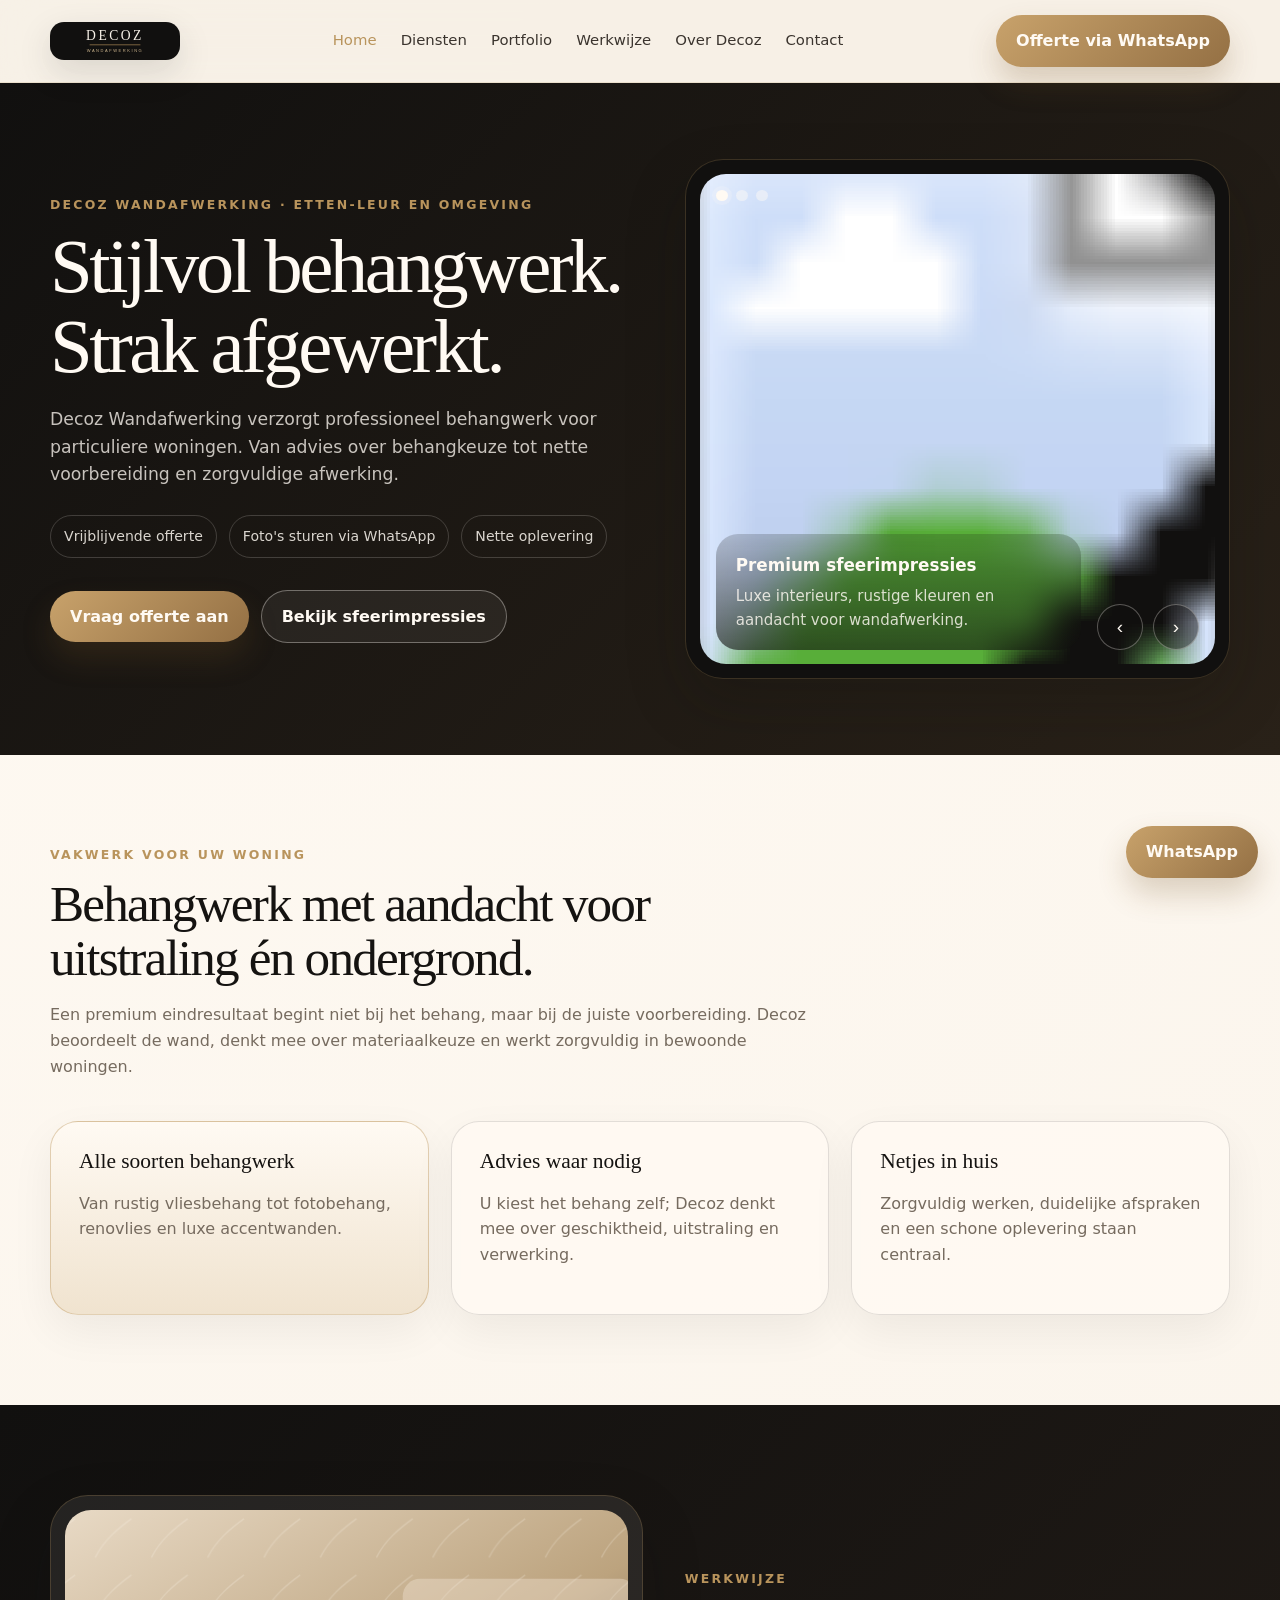
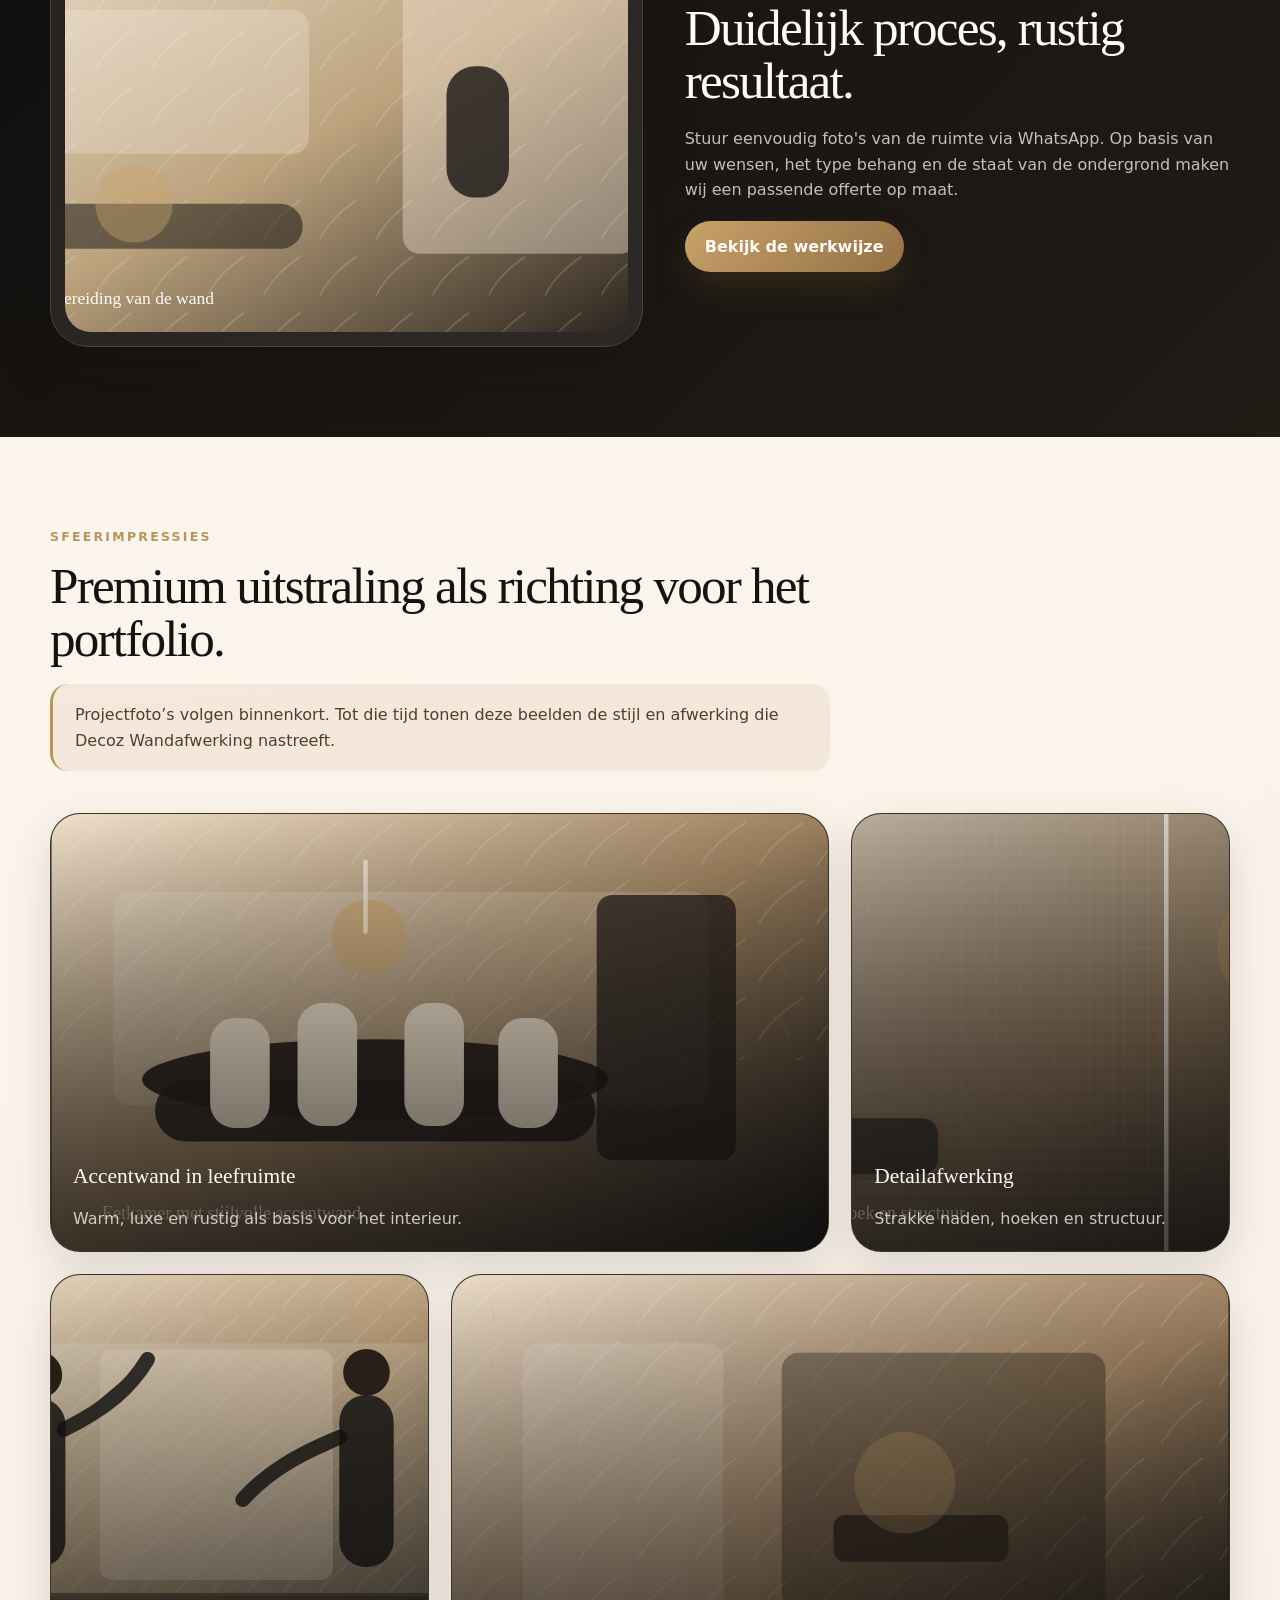
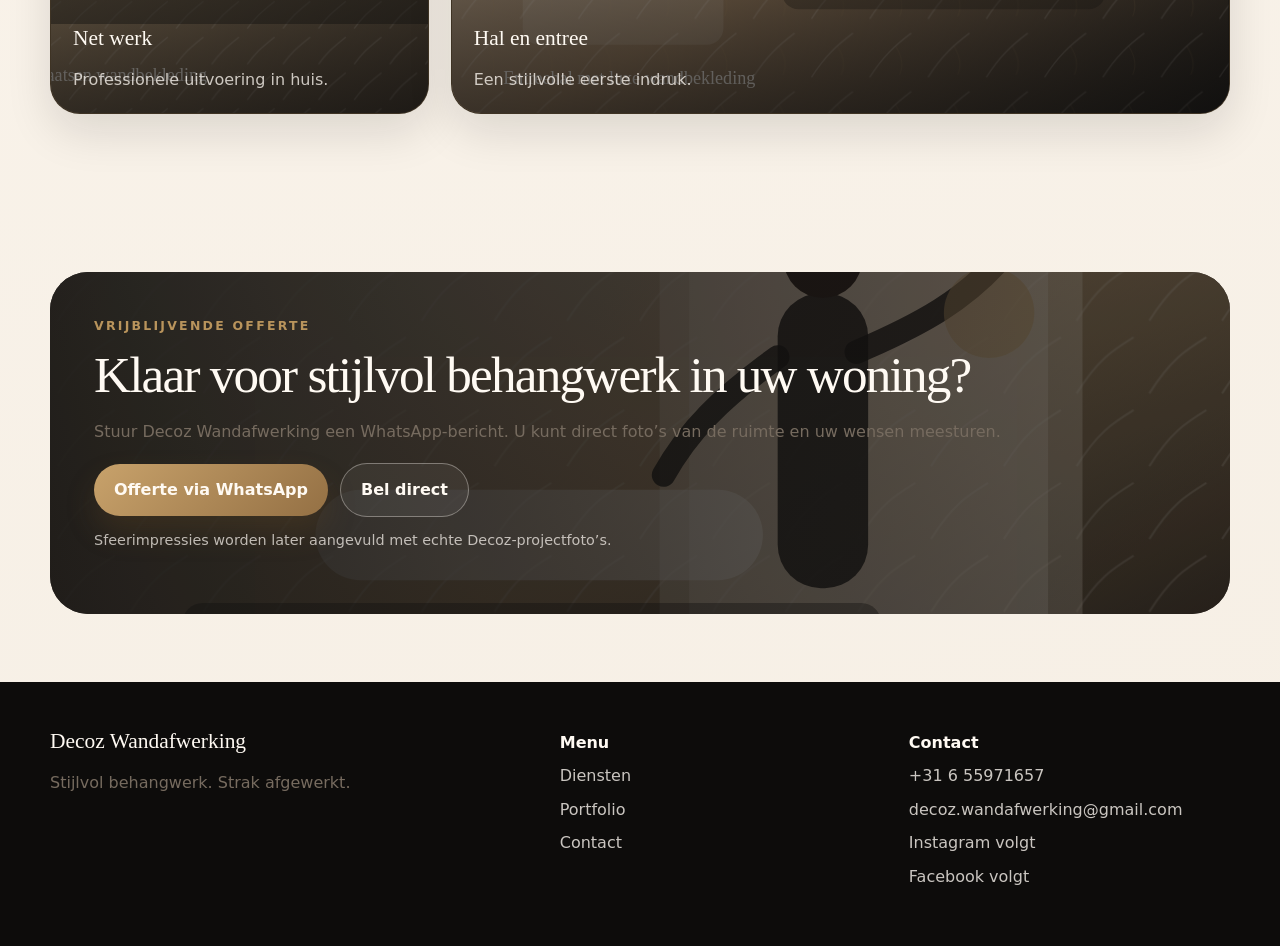
<file: index.html>
<!doctype html><html lang="nl"><head><meta charset="utf-8"><meta name="viewport" content="width=device-width, initial-scale=1"><title>Decoz Wandafwerking | Premium behangwerk in Etten-Leur</title><meta name="description" content="Decoz Wandafwerking verzorgt stijlvol en strak behangwerk voor particuliere woningen in Etten-Leur en omgeving."><link rel="icon" href="assets/logo-decoz.svg" type="image/svg+xml"><link rel="stylesheet" href="style.css"><link rel="stylesheet" href="premium.css"></head><body><header class="header"><div class="container nav"><a class="logo" href="index.html"><img src="assets/logo-decoz.svg" alt="Decoz Wandafwerking logo"></a><nav class="nav-links" aria-label="Hoofdmenu"><a class="active" href="index.html">Home</a><a href="diensten.html">Diensten</a><a href="portfolio.html">Portfolio</a><a href="werkwijze.html">Werkwijze</a><a href="over.html">Over Decoz</a><a href="contact.html">Contact</a></nav><div class="nav-actions"><a class="btn btn-primary" href="https://wa.me/31655971657?text=Hallo%20Decoz%20Wandafwerking%2C%20ik%20wil%20graag%20vrijblijvend%20een%20offerte%20aanvragen%20voor%20behangwerk." target="_blank" rel="noopener">Offerte via WhatsApp</a><button class="menu-toggle" data-menu-toggle aria-label="Menu openen" aria-expanded="false">☰</button></div></div></header><main><section class="hero"><div class="container hero-grid"><div><div class="eyebrow">Decoz Wandafwerking · Etten-Leur en omgeving</div><h1>Stijlvol behangwerk. Strak afgewerkt.</h1><p>Decoz Wandafwerking verzorgt professioneel behangwerk voor particuliere woningen. Van advies over behangkeuze tot nette voorbereiding en zorgvuldige afwerking.</p><div class="trust-row"><span class="pill">Vrijblijvende offerte</span><span class="pill">Foto's sturen via WhatsApp</span><span class="pill">Nette oplevering</span></div><div class="nav-actions"><a class="btn btn-primary" href="https://wa.me/31655971657?text=Hallo%20Decoz%20Wandafwerking%2C%20ik%20wil%20graag%20vrijblijvend%20een%20offerte%20aanvragen%20voor%20behangwerk.%20Ik%20stuur%20hierbij%20foto%27s%20van%20de%20ruimte%20en%20mijn%20wensen." target="_blank" rel="noopener">Vraag offerte aan</a><a class="btn btn-ghost" href="portfolio.html">Bekijk sfeerimpressies</a></div></div><div class="hero-carousel" data-hero-carousel><div class="carousel-dots"><button class="carousel-dot active" aria-label="Toon slide 1"></button><button class="carousel-dot" aria-label="Toon slide 2"></button><button class="carousel-dot" aria-label="Toon slide 3"></button></div><div class="carousel-slide active"><img src="assets/premium-01.svg" alt="Luxe woonkamer met premium accentwand"></div><div class="carousel-slide"><img src="assets/premium-02.svg" alt="Slaapkamer met verfijnd fotobehang"></div><div class="carousel-slide"><img src="assets/premium-04.svg" alt="Vakman brengt premium behang aan"></div><div class="carousel-overlay"><div class="carousel-caption"><strong>Premium sfeerimpressies</strong><span>Luxe interieurs, rustige kleuren en aandacht voor wandafwerking.</span></div><div class="carousel-controls"><button class="carousel-btn" data-carousel-prev aria-label="Vorige slide">‹</button><button class="carousel-btn" data-carousel-next aria-label="Volgende slide">›</button></div></div></div></div></section><section class="section"><div class="container"><div class="intro"><div class="eyebrow">Vakwerk voor uw woning</div><h2>Behangwerk met aandacht voor uitstraling én ondergrond.</h2><p>Een premium eindresultaat begint niet bij het behang, maar bij de juiste voorbereiding. Decoz beoordeelt de wand, denkt mee over materiaalkeuze en werkt zorgvuldig in bewoonde woningen.</p></div><div class="grid-3"><article class="card gold"><h3>Alle soorten behangwerk</h3><p>Van rustig vliesbehang tot fotobehang, renovlies en luxe accentwanden.</p></article><article class="card"><h3>Advies waar nodig</h3><p>U kiest het behang zelf; Decoz denkt mee over geschiktheid, uitstraling en verwerking.</p></article><article class="card"><h3>Netjes in huis</h3><p>Zorgvuldig werken, duidelijke afspraken en een schone oplevering staan centraal.</p></article></div></div></section><section class="section dark-band"><div class="container grid-2"><div class="feature-image"><img src="assets/premium-07.svg" alt="Voorbereiding van de wand"></div><div><div class="eyebrow">Werkwijze</div><h2>Duidelijk proces, rustig resultaat.</h2><p>Stuur eenvoudig foto's van de ruimte via WhatsApp. Op basis van uw wensen, het type behang en de staat van de ondergrond maken wij een passende offerte op maat.</p><a class="btn btn-primary" href="werkwijze.html">Bekijk de werkwijze</a></div></div></section><section class="section"><div class="container"><div class="intro"><div class="eyebrow">Sfeerimpressies</div><h2>Premium uitstraling als richting voor het portfolio.</h2><p class="notice">Projectfoto’s volgen binnenkort. Tot die tijd tonen deze beelden de stijl en afwerking die Decoz Wandafwerking nastreeft.</p></div><div class="premium-grid"><article class="image-card wide"><img src="assets/premium-03.svg" alt="Eetkamer met stijlvolle accentwand"><div class="image-card-content"><h3>Accentwand in leefruimte</h3><p>Warm, luxe en rustig als basis voor het interieur.</p></div></article><article class="image-card"><img src="assets/premium-06.svg" alt="Detail van strakke hoek"><div class="image-card-content"><h3>Detailafwerking</h3><p>Strakke naden, hoeken en structuur.</p></div></article><article class="image-card"><img src="assets/premium-05.svg" alt="Vakmannen plaatsen wandbekleding"><div class="image-card-content"><h3>Net werk</h3><p>Professionele uitvoering in huis.</p></div></article><article class="image-card wide"><img src="assets/premium-09.svg" alt="Entreehal met luxe wandbekleding"><div class="image-card-content"><h3>Hal en entree</h3><p>Een stijlvolle eerste indruk.</p></div></article></div></div></section><section class="section-tight"><div class="container cta image-cta"><div class="eyebrow">Vrijblijvende offerte</div><h2>Klaar voor stijlvol behangwerk in uw woning?</h2><p>Stuur Decoz Wandafwerking een WhatsApp-bericht. U kunt direct foto’s van de ruimte en uw wensen meesturen.</p><div class="nav-actions"><a class="btn btn-primary" href="https://wa.me/31655971657?text=Hallo%20Decoz%20Wandafwerking%2C%20ik%20wil%20graag%20vrijblijvend%20een%20offerte%20aanvragen%20voor%20behangwerk." target="_blank" rel="noopener">Offerte via WhatsApp</a><a class="btn btn-ghost" href="tel:+31655971657">Bel direct</a></div><p class="micro-note">Sfeerimpressies worden later aangevuld met echte Decoz-projectfoto’s.</p></div></section></main><footer class="footer"><div class="container footer-grid"><div><h3>Decoz Wandafwerking</h3><p>Stijlvol behangwerk. Strak afgewerkt.</p></div><div><strong>Menu</strong><a href="diensten.html">Diensten</a><a href="portfolio.html">Portfolio</a><a href="contact.html">Contact</a></div><div><strong>Contact</strong><a href="tel:+31655971657">+31 6 55971657</a><a href="mailto:decoz.wandafwerking@gmail.com">decoz.wandafwerking@gmail.com</a><a href="#">Instagram volgt</a><a href="#">Facebook volgt</a></div></div></footer><a class="btn btn-primary floating-whatsapp" href="https://wa.me/31655971657?text=Hallo%20Decoz%20Wandafwerking%2C%20ik%20wil%20graag%20vrijblijvend%20een%20offerte%20aanvragen%20voor%20behangwerk." target="_blank" rel="noopener">WhatsApp</a><script src="script.js"></script><script src="premium.js"></script></body></html>
</file>
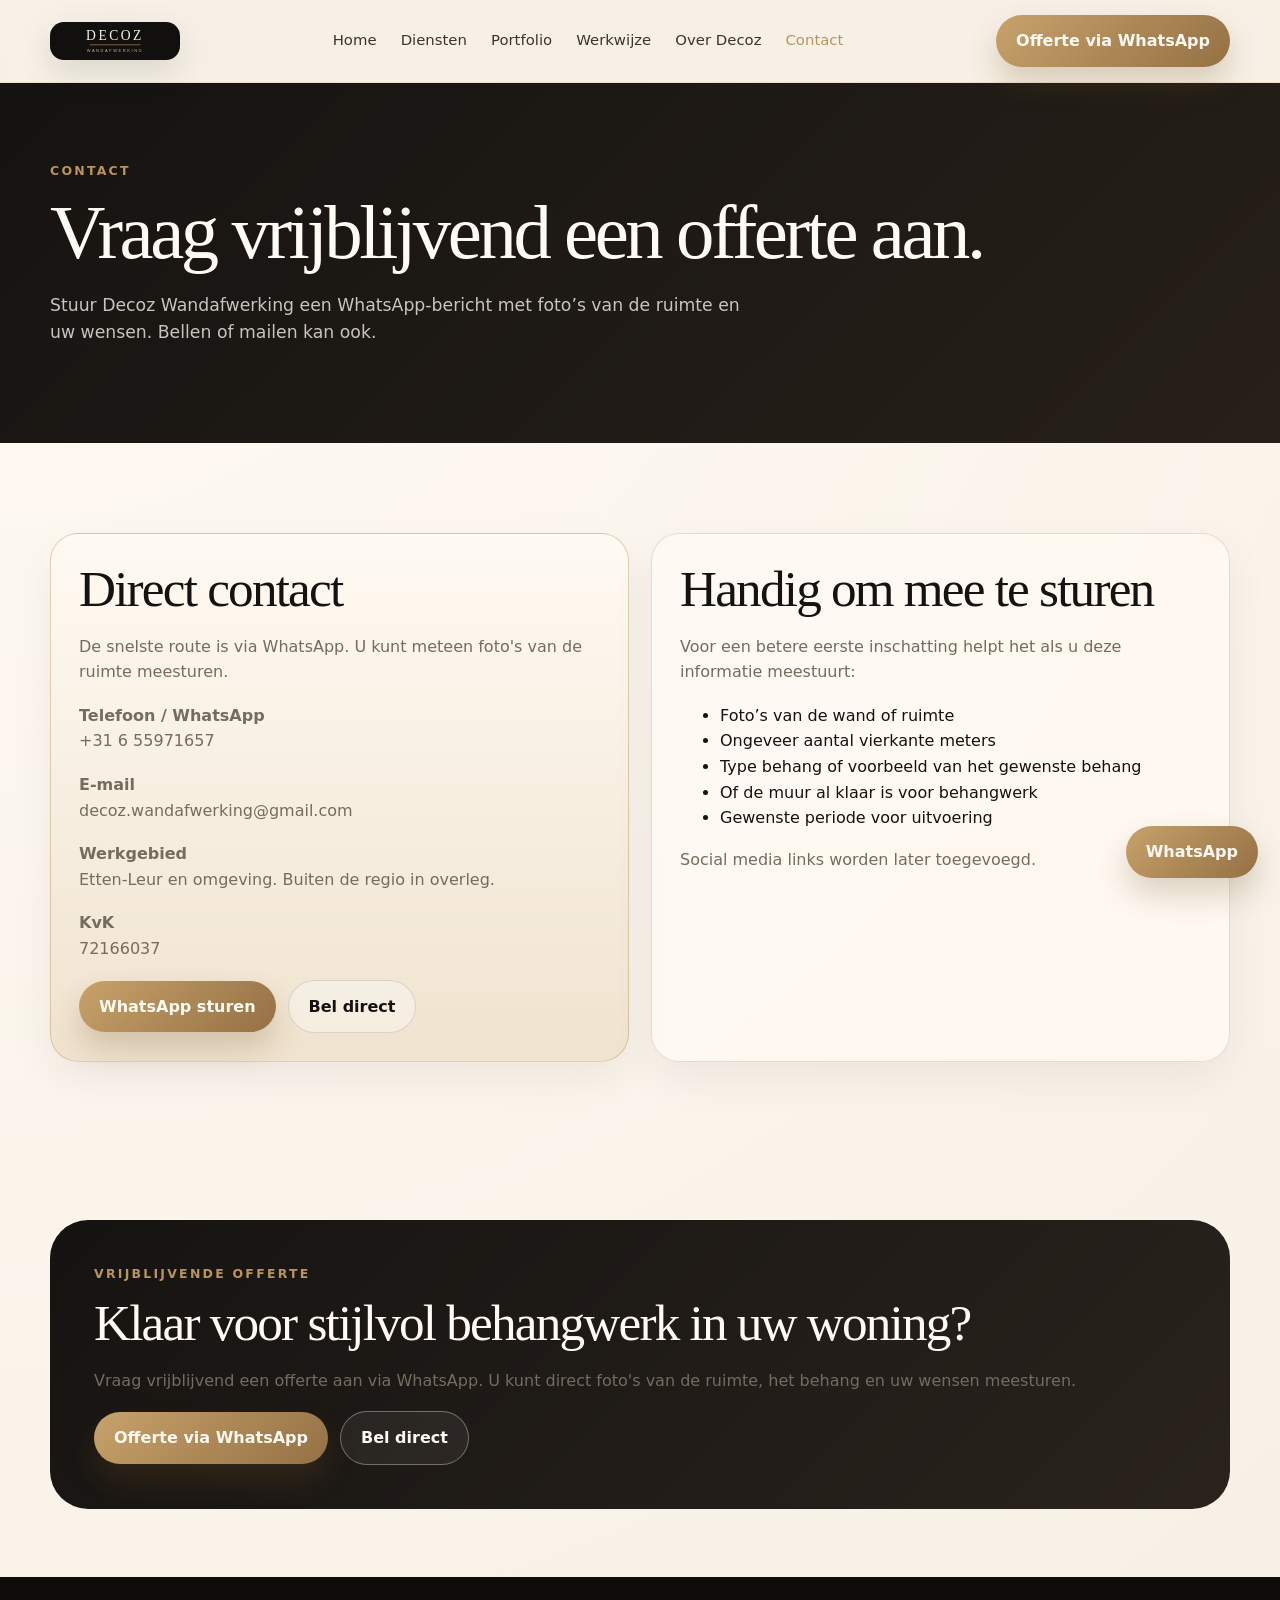
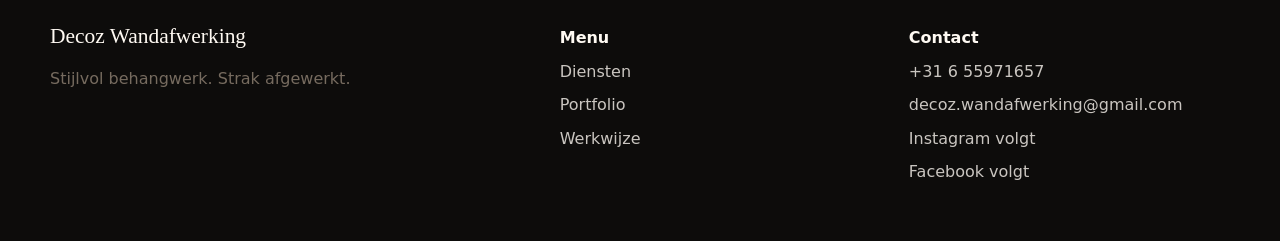
<file: contact.html>
<!doctype html><html lang="nl"><head><meta charset="utf-8"><meta name="viewport" content="width=device-width, initial-scale=1"><title>Contact | Decoz Wandafwerking</title><meta name="description" content="Neem contact op met Decoz Wandafwerking via WhatsApp, telefoon of e-mail voor een vrijblijvende offerte."><link rel="icon" href="assets/logo-decoz.svg" type="image/svg+xml"><link rel="stylesheet" href="style.css"></head><body><header class="header"><div class="container nav"><a class="logo" href="index.html"><img src="assets/logo-decoz.svg" alt="Decoz Wandafwerking logo"></a><nav class="nav-links" aria-label="Hoofdmenu"><a href="index.html">Home</a><a href="diensten.html">Diensten</a><a href="portfolio.html">Portfolio</a><a href="werkwijze.html">Werkwijze</a><a href="over.html">Over Decoz</a><a class="active" href="contact.html">Contact</a></nav><div class="nav-actions"><a class="btn btn-primary" href="https://wa.me/31655971657?text=Hallo%20Decoz%20Wandafwerking%2C%20ik%20wil%20graag%20vrijblijvend%20een%20offerte%20aanvragen%20voor%20behangwerk." target="_blank" rel="noopener">Offerte via WhatsApp</a><button class="menu-toggle" data-menu-toggle aria-label="Menu openen">☰</button></div></div></header><main><section class="page-hero"><div class="container"><div class="eyebrow">Contact</div><h1>Vraag vrijblijvend een offerte aan.</h1><p>Stuur Decoz Wandafwerking een WhatsApp-bericht met foto’s van de ruimte en uw wensen. Bellen of mailen kan ook.</p></div></section><section class="section"><div class="container contact-panel"><article class="card gold"><h2>Direct contact</h2><p>De snelste route is via WhatsApp. U kunt meteen foto's van de ruimte meesturen.</p><p><strong>Telefoon / WhatsApp</strong><br><a href="tel:+31655971657">+31 6 55971657</a></p><p><strong>E-mail</strong><br><a href="mailto:decoz.wandafwerking@gmail.com">decoz.wandafwerking@gmail.com</a></p><p><strong>Werkgebied</strong><br>Etten-Leur en omgeving. Buiten de regio in overleg.</p><p class="kv"><strong>KvK</strong><br>72166037</p><div class="nav-actions"><a class="btn btn-primary" href="https://wa.me/31655971657?text=Hallo%20Decoz%20Wandafwerking%2C%20ik%20wil%20graag%20vrijblijvend%20een%20offerte%20aanvragen%20voor%20behangwerk.%20Ik%20stuur%20hierbij%20foto%27s%20van%20de%20ruimte%20en%20mijn%20wensen." target="_blank" rel="noopener">WhatsApp sturen</a><a class="btn btn-outline" href="tel:+31655971657">Bel direct</a></div></article><article class="card"><h2>Handig om mee te sturen</h2><p>Voor een betere eerste inschatting helpt het als u deze informatie meestuurt:</p><ul><li>Foto’s van de wand of ruimte</li><li>Ongeveer aantal vierkante meters</li><li>Type behang of voorbeeld van het gewenste behang</li><li>Of de muur al klaar is voor behangwerk</li><li>Gewenste periode voor uitvoering</li></ul><p>Social media links worden later toegevoegd.</p></article></div></section><section class="section-tight"><div class="container cta"><div class="eyebrow">Vrijblijvende offerte</div><h2>Klaar voor stijlvol behangwerk in uw woning?</h2><p>Vraag vrijblijvend een offerte aan via WhatsApp. U kunt direct foto's van de ruimte, het behang en uw wensen meesturen.</p><div class="nav-actions"><a class="btn btn-primary" href="https://wa.me/31655971657?text=Hallo%20Decoz%20Wandafwerking%2C%20ik%20wil%20graag%20vrijblijvend%20een%20offerte%20aanvragen%20voor%20behangwerk.%20Ik%20stuur%20hierbij%20foto%27s%20van%20de%20ruimte%20en%20mijn%20wensen." target="_blank" rel="noopener">Offerte via WhatsApp</a><a class="btn btn-ghost" href="tel:+31655971657">Bel direct</a></div></div></section></main><footer class="footer"><div class="container footer-grid"><div><h3>Decoz Wandafwerking</h3><p>Stijlvol behangwerk. Strak afgewerkt.</p></div><div><strong>Menu</strong><a href="diensten.html">Diensten</a><a href="portfolio.html">Portfolio</a><a href="werkwijze.html">Werkwijze</a></div><div><strong>Contact</strong><a href="tel:+31655971657">+31 6 55971657</a><a href="mailto:decoz.wandafwerking@gmail.com">decoz.wandafwerking@gmail.com</a><a href="#">Instagram volgt</a><a href="#">Facebook volgt</a></div></div></footer><a class="btn btn-primary floating-whatsapp" href="https://wa.me/31655971657?text=Hallo%20Decoz%20Wandafwerking%2C%20ik%20wil%20graag%20vrijblijvend%20een%20offerte%20aanvragen%20voor%20behangwerk." target="_blank" rel="noopener">WhatsApp</a><script src="script.js"></script></body></html>
</file>
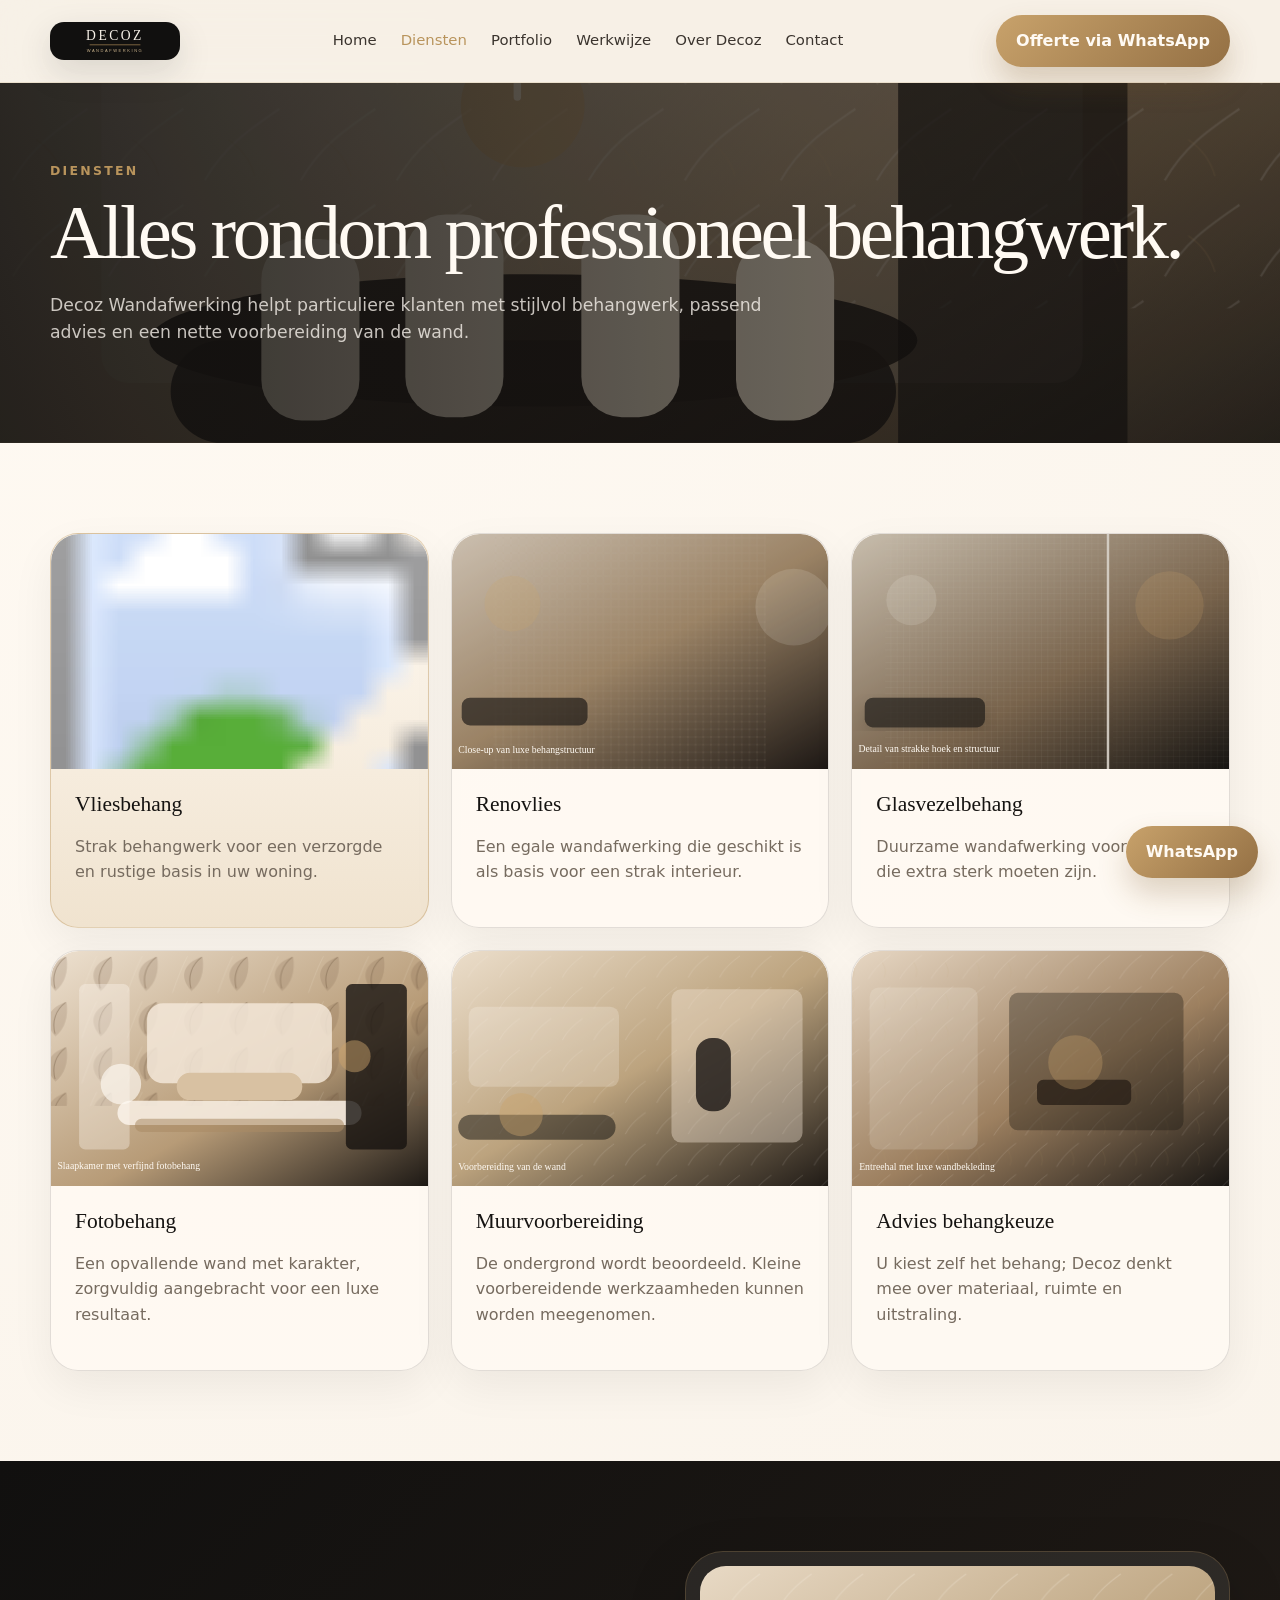
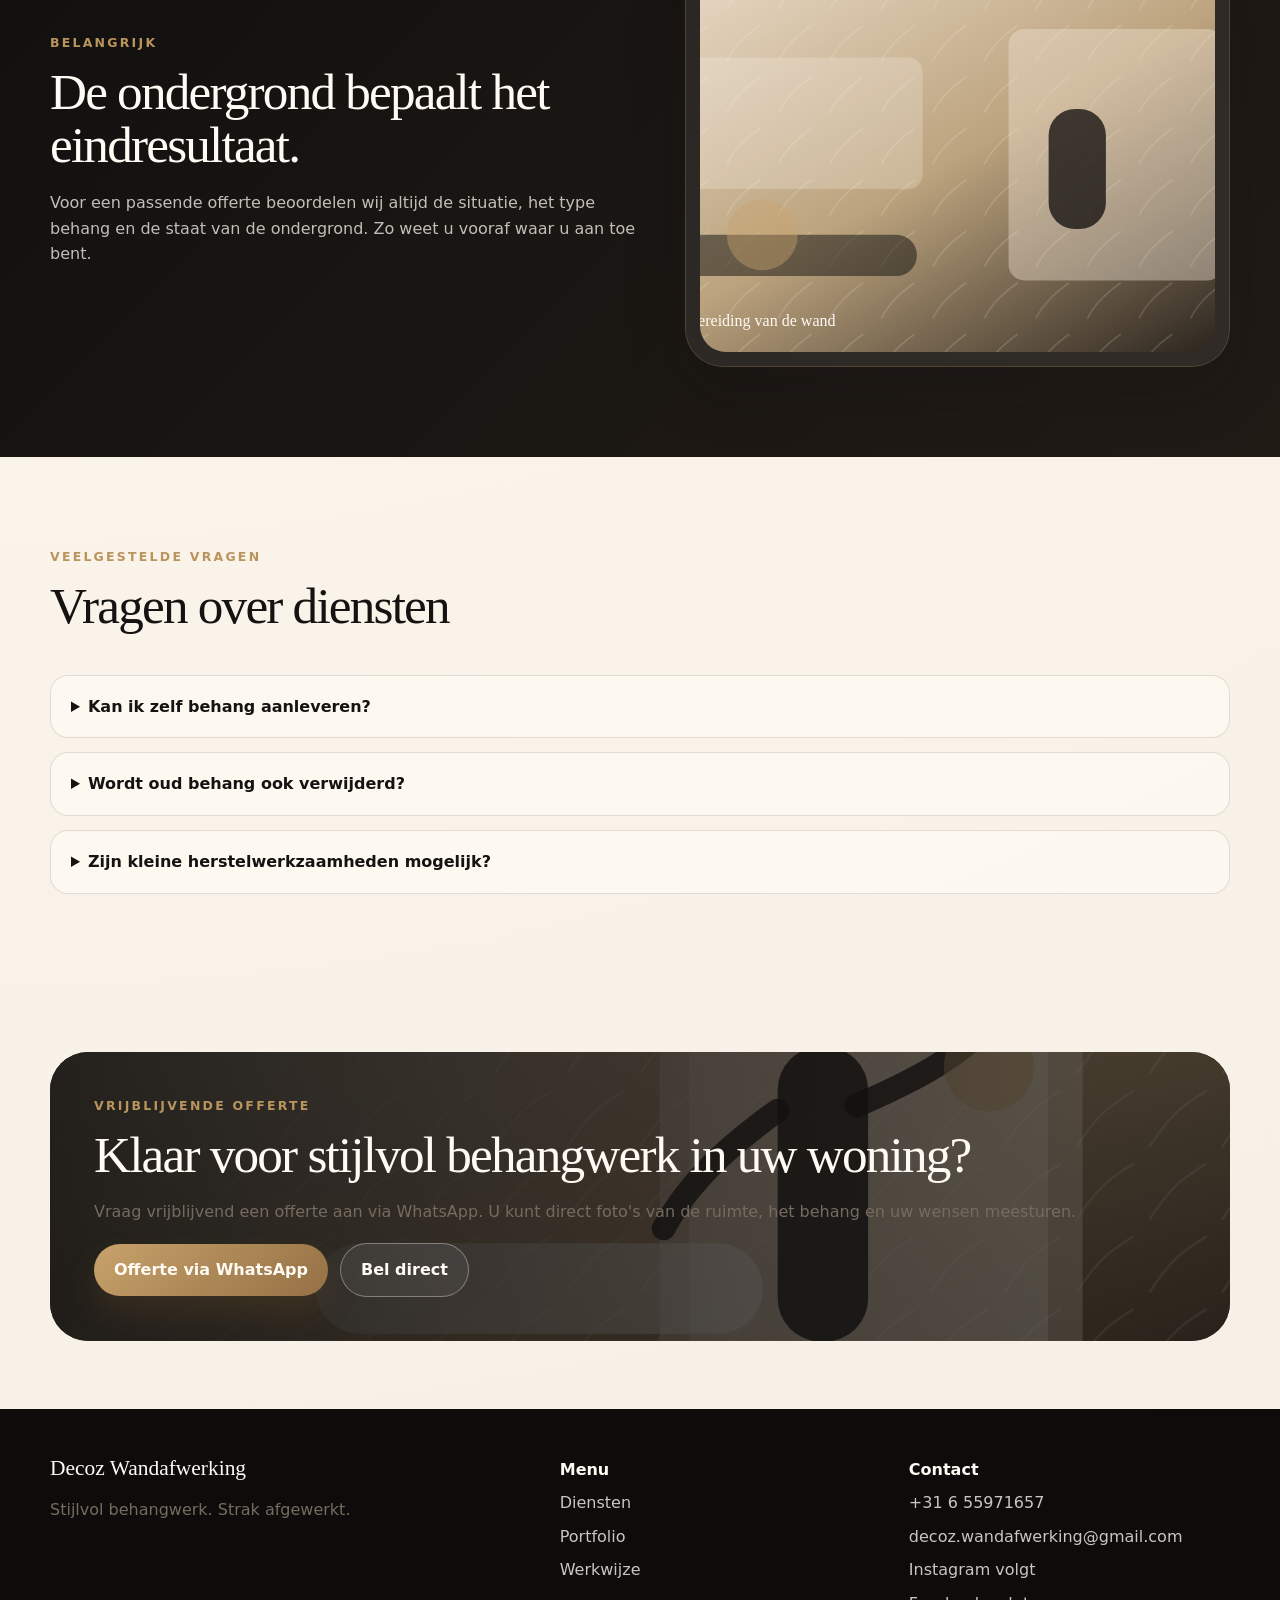
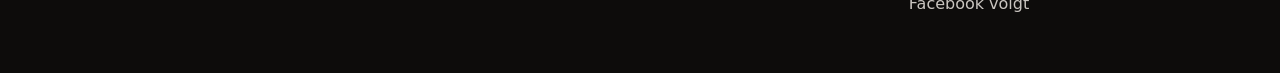
<file: diensten.html>
<!doctype html><html lang="nl"><head><meta charset="utf-8"><meta name="viewport" content="width=device-width, initial-scale=1"><title>Diensten | Decoz Wandafwerking</title><meta name="description" content="Diensten van Decoz Wandafwerking: vliesbehang, renovlies, glasvezelbehang, fotobehang, muurvoorbereiding en advies."><link rel="icon" href="assets/logo-decoz.svg" type="image/svg+xml"><link rel="stylesheet" href="style.css"><link rel="stylesheet" href="premium.css"></head><body><header class="header"><div class="container nav"><a class="logo" href="index.html"><img src="assets/logo-decoz.svg" alt="Decoz Wandafwerking logo"></a><nav class="nav-links" aria-label="Hoofdmenu"><a href="index.html">Home</a><a class="active" href="diensten.html">Diensten</a><a href="portfolio.html">Portfolio</a><a href="werkwijze.html">Werkwijze</a><a href="over.html">Over Decoz</a><a href="contact.html">Contact</a></nav><div class="nav-actions"><a class="btn btn-primary" href="https://wa.me/31655971657?text=Hallo%20Decoz%20Wandafwerking%2C%20ik%20wil%20graag%20vrijblijvend%20een%20offerte%20aanvragen%20voor%20behangwerk." target="_blank" rel="noopener">Offerte via WhatsApp</a><button class="menu-toggle" data-menu-toggle aria-label="Menu openen">☰</button></div></div></header><main><section class="page-hero visual" style="--hero-img:url('assets/premium-03.svg')"><div class="container"><div class="eyebrow">Diensten</div><h1>Alles rondom professioneel behangwerk.</h1><p>Decoz Wandafwerking helpt particuliere klanten met stijlvol behangwerk, passend advies en een nette voorbereiding van de wand.</p></div></section><section class="section"><div class="container"><div class="grid-3"><article class="card service-card gold"><img src="assets/premium-01.svg" alt="Vliesbehang in luxe woonkamer"><div class="service-body"><h3>Vliesbehang</h3><p>Strak behangwerk voor een verzorgde en rustige basis in uw woning.</p></div></article><article class="card service-card"><img src="assets/premium-10.svg" alt="Luxe behangstructuur"><div class="service-body"><h3>Renovlies</h3><p>Een egale wandafwerking die geschikt is als basis voor een strak interieur.</p></div></article><article class="card service-card"><img src="assets/premium-06.svg" alt="Detail van strakke hoek"><div class="service-body"><h3>Glasvezelbehang</h3><p>Duurzame wandafwerking voor wanden die extra sterk moeten zijn.</p></div></article><article class="card service-card"><img src="assets/premium-02.svg" alt="Fotobehang slaapkamer"><div class="service-body"><h3>Fotobehang</h3><p>Een opvallende wand met karakter, zorgvuldig aangebracht voor een luxe resultaat.</p></div></article><article class="card service-card"><img src="assets/premium-07.svg" alt="Muurvoorbereiding"><div class="service-body"><h3>Muurvoorbereiding</h3><p>De ondergrond wordt beoordeeld. Kleine voorbereidende werkzaamheden kunnen worden meegenomen.</p></div></article><article class="card service-card"><img src="assets/premium-09.svg" alt="Advies wandbekleding"><div class="service-body"><h3>Advies behangkeuze</h3><p>U kiest zelf het behang; Decoz denkt mee over materiaal, ruimte en uitstraling.</p></div></article></div></div></section><section class="section dark-band"><div class="container grid-2"><div><div class="eyebrow">Belangrijk</div><h2>De ondergrond bepaalt het eindresultaat.</h2><p>Voor een passende offerte beoordelen wij altijd de situatie, het type behang en de staat van de ondergrond. Zo weet u vooraf waar u aan toe bent.</p></div><div class="feature-image"><img src="assets/premium-07.svg" alt="Nette voorbereiding van een wand voor behangwerk"></div></div></section><section class="section"><div class="container"><div class="intro"><div class="eyebrow">Veelgestelde vragen</div><h2>Vragen over diensten</h2></div><div class="faq"><details><summary>Kan ik zelf behang aanleveren?</summary><p>Ja. U kunt zelf behang kiezen en aanleveren. Decoz denkt graag mee of het behang geschikt is voor de ruimte en ondergrond.</p></details><details><summary>Wordt oud behang ook verwijderd?</summary><p>Dat beoordelen we per situatie. Indien nodig kan dit als onderdeel van de voorbereiding worden besproken.</p></details><details><summary>Zijn kleine herstelwerkzaamheden mogelijk?</summary><p>Kleine werkzaamheden zoals gaatjes vullen of lichte oneffenheden aanpakken kunnen als onderdeel van de voorbereiding worden meegenomen.</p></details></div></div></section><section class="section-tight"><div class="container cta image-cta"><div class="eyebrow">Vrijblijvende offerte</div><h2>Klaar voor stijlvol behangwerk in uw woning?</h2><p>Vraag vrijblijvend een offerte aan via WhatsApp. U kunt direct foto's van de ruimte, het behang en uw wensen meesturen.</p><div class="nav-actions"><a class="btn btn-primary" href="https://wa.me/31655971657?text=Hallo%20Decoz%20Wandafwerking%2C%20ik%20wil%20graag%20vrijblijvend%20een%20offerte%20aanvragen%20voor%20behangwerk.%20Ik%20stuur%20hierbij%20foto%27s%20van%20de%20ruimte%20en%20mijn%20wensen." target="_blank" rel="noopener">Offerte via WhatsApp</a><a class="btn btn-ghost" href="tel:+31655971657">Bel direct</a></div></div></section></main><footer class="footer"><div class="container footer-grid"><div><h3>Decoz Wandafwerking</h3><p>Stijlvol behangwerk. Strak afgewerkt.</p></div><div><strong>Menu</strong><a href="diensten.html">Diensten</a><a href="portfolio.html">Portfolio</a><a href="werkwijze.html">Werkwijze</a></div><div><strong>Contact</strong><a href="tel:+31655971657">+31 6 55971657</a><a href="mailto:decoz.wandafwerking@gmail.com">decoz.wandafwerking@gmail.com</a><a href="#">Instagram volgt</a><a href="#">Facebook volgt</a></div></div></footer><a class="btn btn-primary floating-whatsapp" href="https://wa.me/31655971657?text=Hallo%20Decoz%20Wandafwerking%2C%20ik%20wil%20graag%20vrijblijvend%20een%20offerte%20aanvragen%20voor%20behangwerk." target="_blank" rel="noopener">WhatsApp</a><script src="script.js"></script><script src="premium.js"></script></body></html>
</file>
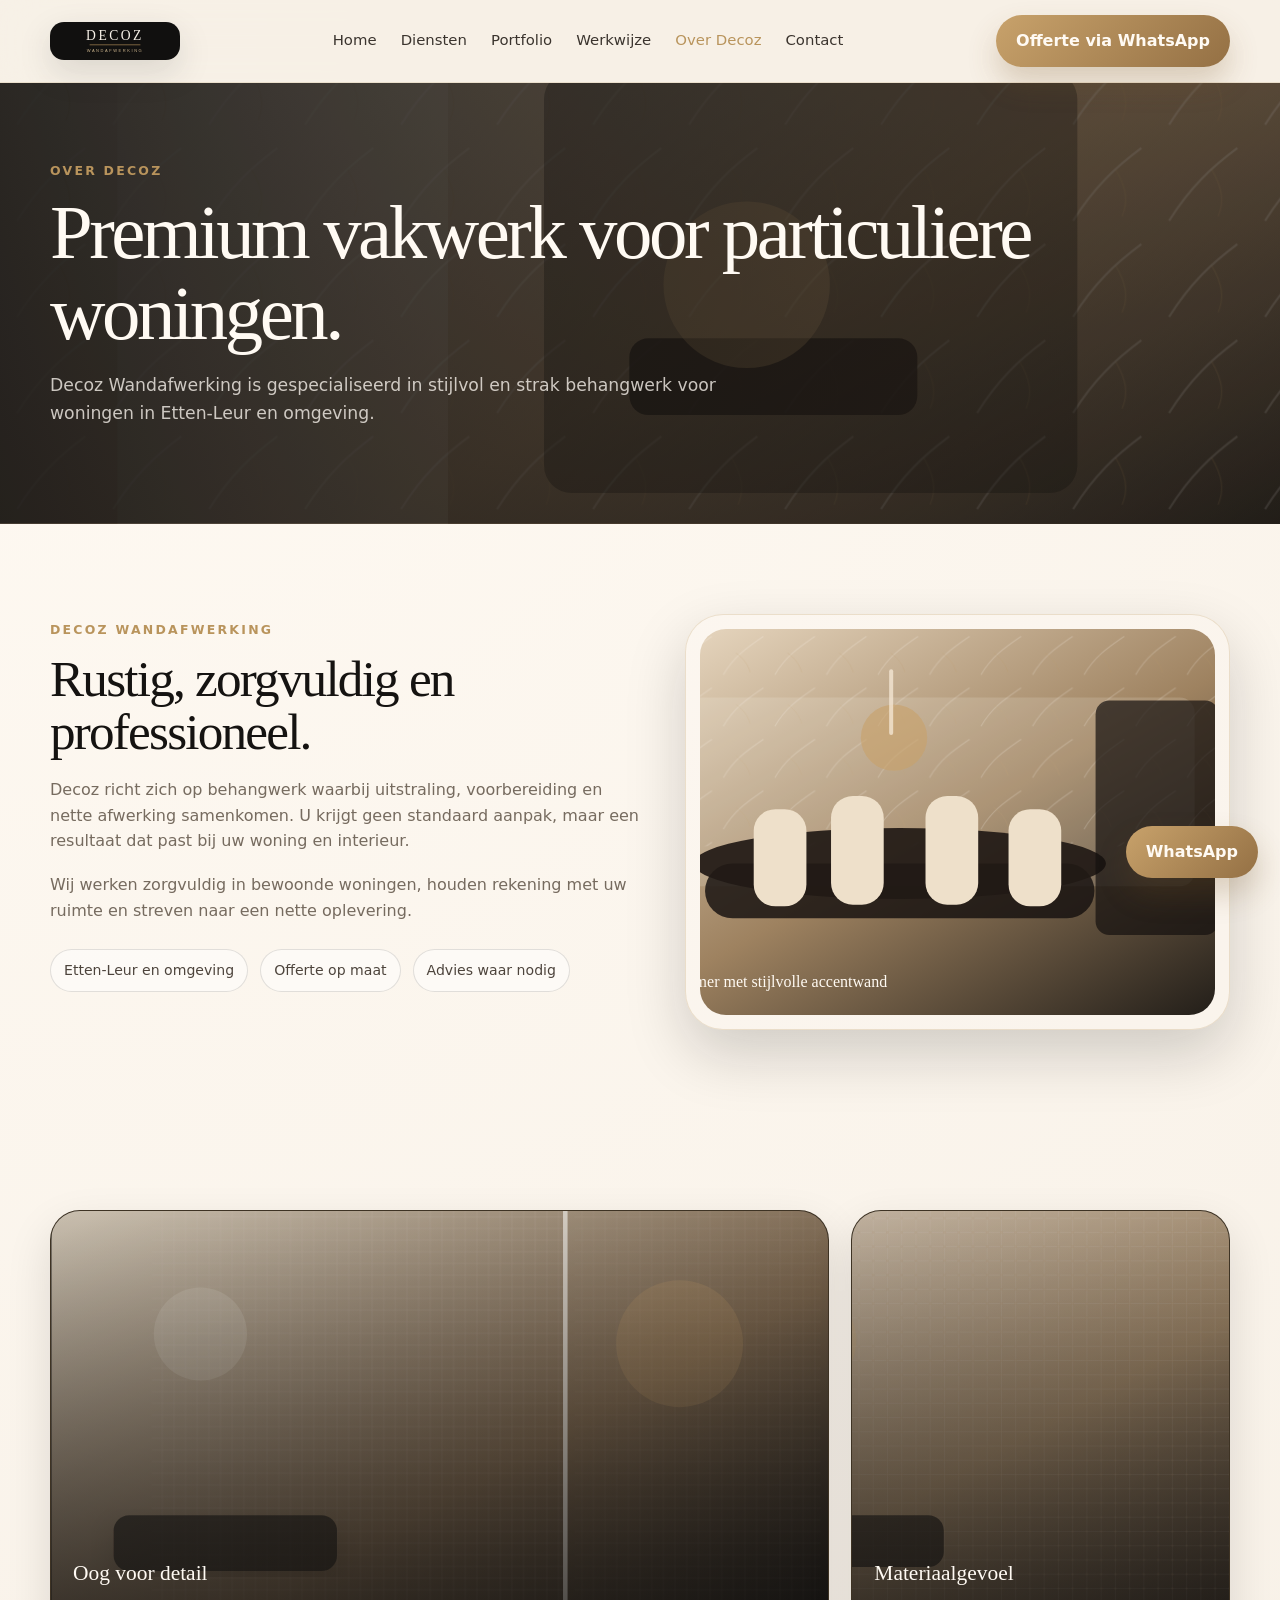
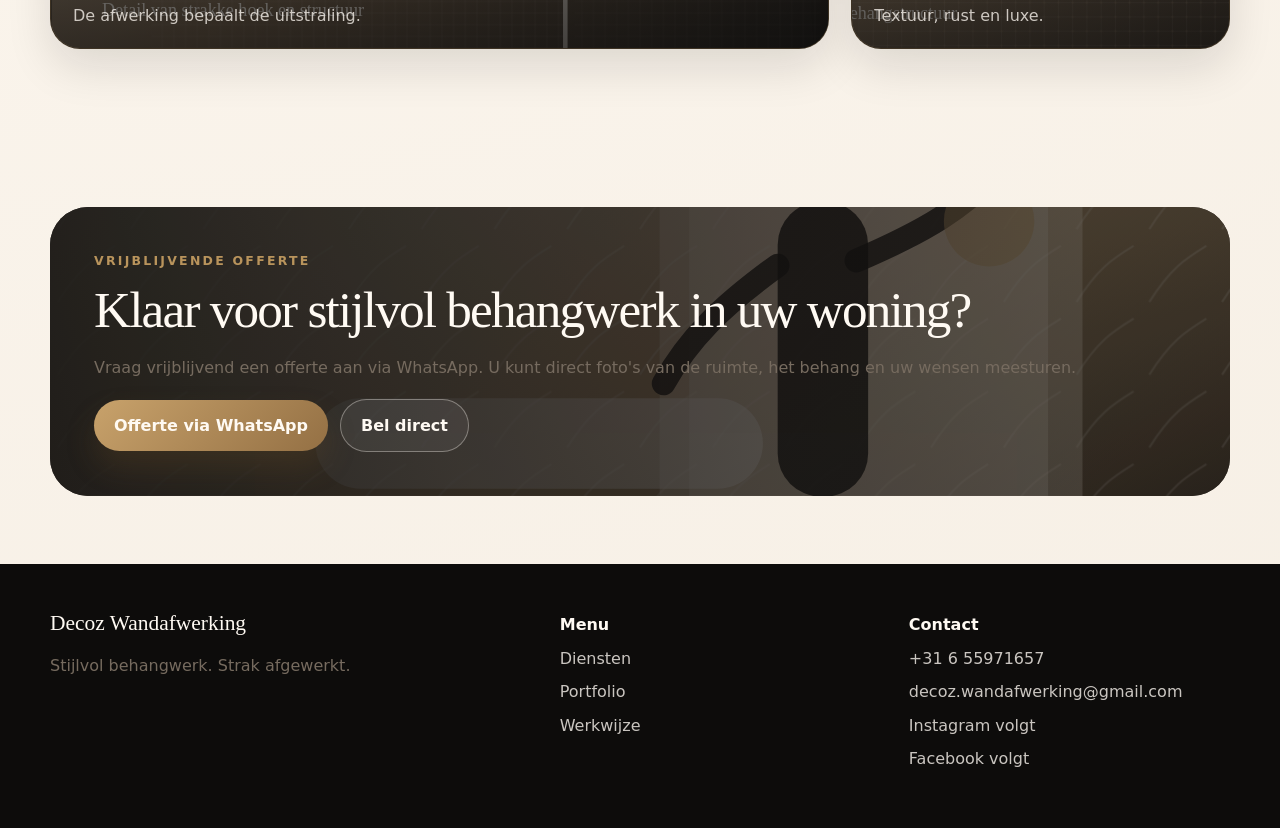
<file: over.html>
<!doctype html><html lang="nl"><head><meta charset="utf-8"><meta name="viewport" content="width=device-width, initial-scale=1"><title>Over Decoz | Decoz Wandafwerking</title><meta name="description" content="Over Decoz Wandafwerking: professioneel behangwerk met aandacht voor detail, advies en nette oplevering."><link rel="icon" href="assets/logo-decoz.svg" type="image/svg+xml"><link rel="stylesheet" href="style.css"><link rel="stylesheet" href="premium.css"></head><body><header class="header"><div class="container nav"><a class="logo" href="index.html"><img src="assets/logo-decoz.svg" alt="Decoz Wandafwerking logo"></a><nav class="nav-links" aria-label="Hoofdmenu"><a href="index.html">Home</a><a href="diensten.html">Diensten</a><a href="portfolio.html">Portfolio</a><a href="werkwijze.html">Werkwijze</a><a class="active" href="over.html">Over Decoz</a><a href="contact.html">Contact</a></nav><div class="nav-actions"><a class="btn btn-primary" href="https://wa.me/31655971657?text=Hallo%20Decoz%20Wandafwerking%2C%20ik%20wil%20graag%20vrijblijvend%20een%20offerte%20aanvragen%20voor%20behangwerk." target="_blank" rel="noopener">Offerte via WhatsApp</a><button class="menu-toggle" data-menu-toggle aria-label="Menu openen">☰</button></div></div></header><main><section class="page-hero visual" style="--hero-img:url('assets/premium-09.svg')"><div class="container"><div class="eyebrow">Over Decoz</div><h1>Premium vakwerk voor particuliere woningen.</h1><p>Decoz Wandafwerking is gespecialiseerd in stijlvol en strak behangwerk voor woningen in Etten-Leur en omgeving.</p></div></section><section class="section"><div class="container grid-2"><div><div class="eyebrow">Decoz Wandafwerking</div><h2>Rustig, zorgvuldig en professioneel.</h2><p>Decoz richt zich op behangwerk waarbij uitstraling, voorbereiding en nette afwerking samenkomen. U krijgt geen standaard aanpak, maar een resultaat dat past bij uw woning en interieur.</p><p>Wij werken zorgvuldig in bewoonde woningen, houden rekening met uw ruimte en streven naar een nette oplevering.</p><div class="trust-row"><span class="pill dark">Etten-Leur en omgeving</span><span class="pill dark">Offerte op maat</span><span class="pill dark">Advies waar nodig</span></div></div><div class="feature-image"><img src="assets/premium-03.svg" alt="Premium sfeerbeeld van wandafwerking"></div></div></section><section class="section"><div class="container"><div class="premium-grid"><article class="image-card wide"><img src="assets/premium-06.svg" alt="Detail van strakke hoek"><div class="image-card-content"><h3>Oog voor detail</h3><p>De afwerking bepaalt de uitstraling.</p></div></article><article class="image-card"><img src="assets/premium-10.svg" alt="Close-up behangstructuur"><div class="image-card-content"><h3>Materiaalgevoel</h3><p>Textuur, rust en luxe.</p></div></article></div></div></section><section class="section-tight"><div class="container cta image-cta"><div class="eyebrow">Vrijblijvende offerte</div><h2>Klaar voor stijlvol behangwerk in uw woning?</h2><p>Vraag vrijblijvend een offerte aan via WhatsApp. U kunt direct foto's van de ruimte, het behang en uw wensen meesturen.</p><div class="nav-actions"><a class="btn btn-primary" href="https://wa.me/31655971657?text=Hallo%20Decoz%20Wandafwerking%2C%20ik%20wil%20graag%20vrijblijvend%20een%20offerte%20aanvragen%20voor%20behangwerk.%20Ik%20stuur%20hierbij%20foto%27s%20van%20de%20ruimte%20en%20mijn%20wensen." target="_blank" rel="noopener">Offerte via WhatsApp</a><a class="btn btn-ghost" href="tel:+31655971657">Bel direct</a></div></div></section></main><footer class="footer"><div class="container footer-grid"><div><h3>Decoz Wandafwerking</h3><p>Stijlvol behangwerk. Strak afgewerkt.</p></div><div><strong>Menu</strong><a href="diensten.html">Diensten</a><a href="portfolio.html">Portfolio</a><a href="werkwijze.html">Werkwijze</a></div><div><strong>Contact</strong><a href="tel:+31655971657">+31 6 55971657</a><a href="mailto:decoz.wandafwerking@gmail.com">decoz.wandafwerking@gmail.com</a><a href="#">Instagram volgt</a><a href="#">Facebook volgt</a></div></div></footer><a class="btn btn-primary floating-whatsapp" href="https://wa.me/31655971657?text=Hallo%20Decoz%20Wandafwerking%2C%20ik%20wil%20graag%20vrijblijvend%20een%20offerte%20aanvragen%20voor%20behangwerk." target="_blank" rel="noopener">WhatsApp</a><script src="script.js"></script><script src="premium.js"></script></body></html>
</file>
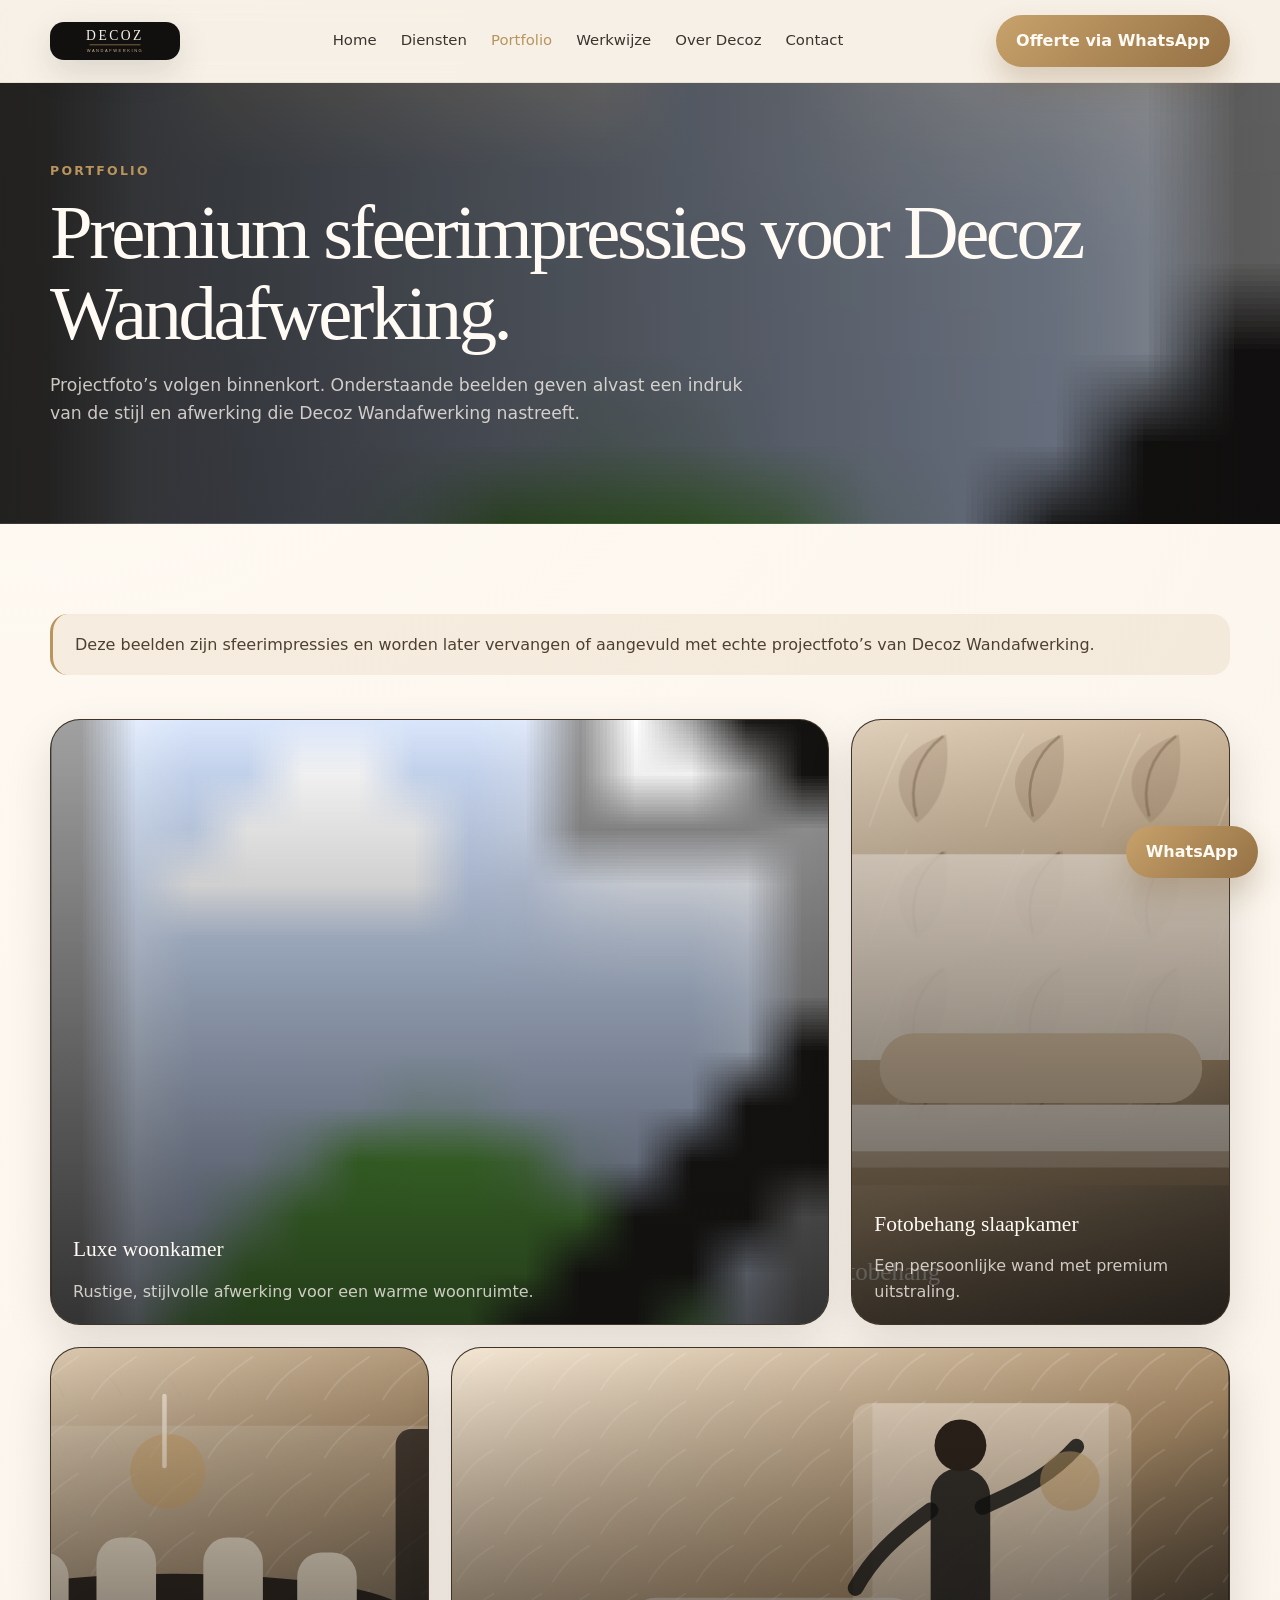
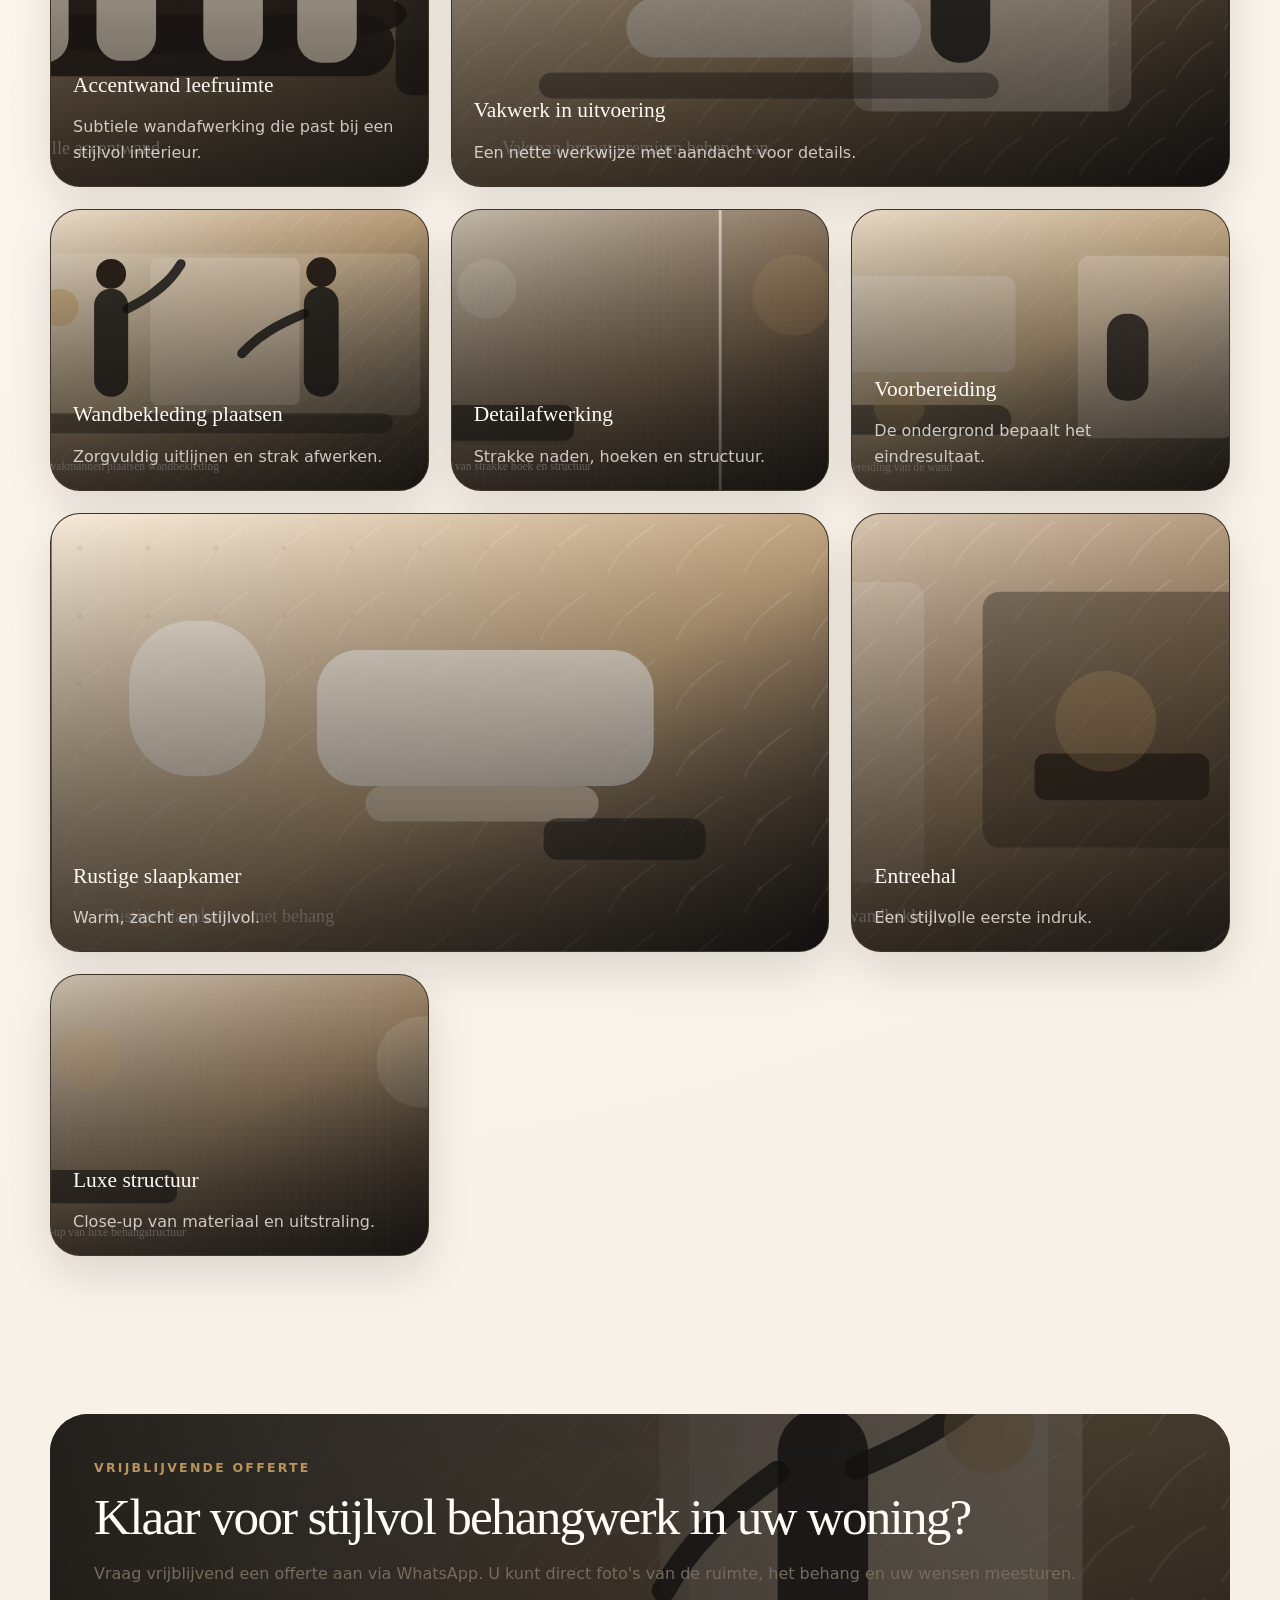
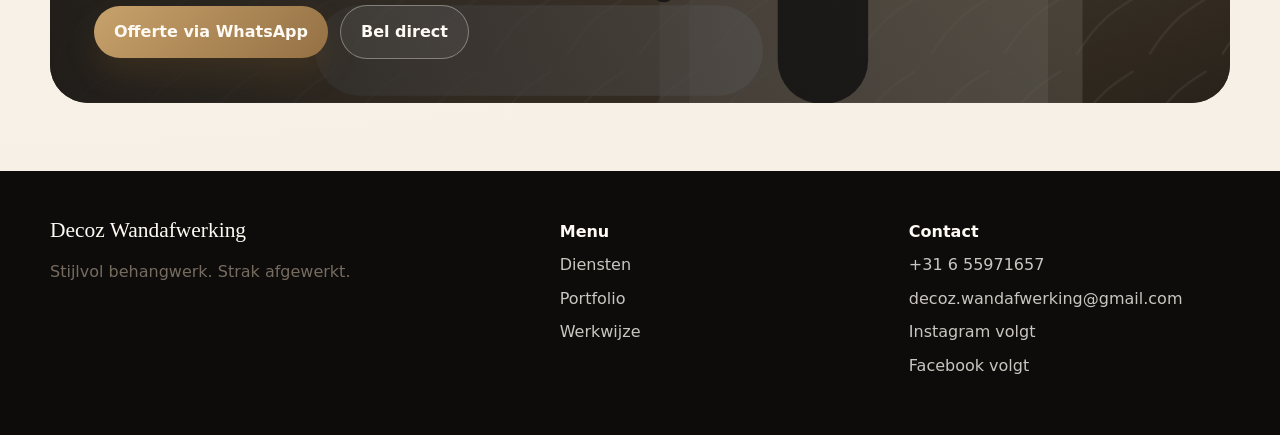
<file: portfolio.html>
<!doctype html><html lang="nl"><head><meta charset="utf-8"><meta name="viewport" content="width=device-width, initial-scale=1"><title>Portfolio | Decoz Wandafwerking</title><meta name="description" content="Premium sfeerimpressies en toekomstige projectfoto’s van Decoz Wandafwerking."><link rel="icon" href="assets/logo-decoz.svg" type="image/svg+xml"><link rel="stylesheet" href="style.css"><link rel="stylesheet" href="premium.css"></head><body><header class="header"><div class="container nav"><a class="logo" href="index.html"><img src="assets/logo-decoz.svg" alt="Decoz Wandafwerking logo"></a><nav class="nav-links" aria-label="Hoofdmenu"><a href="index.html">Home</a><a href="diensten.html">Diensten</a><a class="active" href="portfolio.html">Portfolio</a><a href="werkwijze.html">Werkwijze</a><a href="over.html">Over Decoz</a><a href="contact.html">Contact</a></nav><div class="nav-actions"><a class="btn btn-primary" href="https://wa.me/31655971657?text=Hallo%20Decoz%20Wandafwerking%2C%20ik%20wil%20graag%20vrijblijvend%20een%20offerte%20aanvragen%20voor%20behangwerk." target="_blank" rel="noopener">Offerte via WhatsApp</a><button class="menu-toggle" data-menu-toggle aria-label="Menu openen">☰</button></div></div></header><main><section class="page-hero visual" style="--hero-img:url('assets/premium-01.svg')"><div class="container"><div class="eyebrow">Portfolio</div><h1>Premium sfeerimpressies voor Decoz Wandafwerking.</h1><p>Projectfoto’s volgen binnenkort. Onderstaande beelden geven alvast een indruk van de stijl en afwerking die Decoz Wandafwerking nastreeft.</p></div></section><section class="section"><div class="container"><p class="notice">Deze beelden zijn sfeerimpressies en worden later vervangen of aangevuld met echte projectfoto’s van Decoz Wandafwerking.</p><br><div class="premium-grid"><article class="image-card wide"><img src="assets/premium-01.svg" alt="Luxe woonkamer met premium accentwand"><div class="image-card-content"><h3>Luxe woonkamer</h3><p>Rustige, stijlvolle afwerking voor een warme woonruimte.</p></div></article><article class="image-card"><img src="assets/premium-02.svg" alt="Slaapkamer met fotobehang"><div class="image-card-content"><h3>Fotobehang slaapkamer</h3><p>Een persoonlijke wand met premium uitstraling.</p></div></article><article class="image-card"><img src="assets/premium-03.svg" alt="Eetkamer met accentwand"><div class="image-card-content"><h3>Accentwand leefruimte</h3><p>Subtiele wandafwerking die past bij een stijlvol interieur.</p></div></article><article class="image-card wide"><img src="assets/premium-04.svg" alt="Vakman brengt behang aan"><div class="image-card-content"><h3>Vakwerk in uitvoering</h3><p>Een nette werkwijze met aandacht voor details.</p></div></article><article class="image-card"><img src="assets/premium-05.svg" alt="Twee vakmannen plaatsen wandbekleding"><div class="image-card-content"><h3>Wandbekleding plaatsen</h3><p>Zorgvuldig uitlijnen en strak afwerken.</p></div></article><article class="image-card"><img src="assets/premium-06.svg" alt="Detail van strakke hoek en structuur"><div class="image-card-content"><h3>Detailafwerking</h3><p>Strakke naden, hoeken en structuur.</p></div></article><article class="image-card"><img src="assets/premium-07.svg" alt="Voorbereiding van de wand"><div class="image-card-content"><h3>Voorbereiding</h3><p>De ondergrond bepaalt het eindresultaat.</p></div></article><article class="image-card wide"><img src="assets/premium-08.svg" alt="Rustige slaapkamer met behang"><div class="image-card-content"><h3>Rustige slaapkamer</h3><p>Warm, zacht en stijlvol.</p></div></article><article class="image-card"><img src="assets/premium-09.svg" alt="Entreehal met luxe wandbekleding"><div class="image-card-content"><h3>Entreehal</h3><p>Een stijlvolle eerste indruk.</p></div></article><article class="image-card"><img src="assets/premium-10.svg" alt="Close-up van luxe behangstructuur"><div class="image-card-content"><h3>Luxe structuur</h3><p>Close-up van materiaal en uitstraling.</p></div></article></div></div></section><section class="section-tight"><div class="container cta image-cta"><div class="eyebrow">Vrijblijvende offerte</div><h2>Klaar voor stijlvol behangwerk in uw woning?</h2><p>Vraag vrijblijvend een offerte aan via WhatsApp. U kunt direct foto's van de ruimte, het behang en uw wensen meesturen.</p><div class="nav-actions"><a class="btn btn-primary" href="https://wa.me/31655971657?text=Hallo%20Decoz%20Wandafwerking%2C%20ik%20wil%20graag%20vrijblijvend%20een%20offerte%20aanvragen%20voor%20behangwerk.%20Ik%20stuur%20hierbij%20foto%27s%20van%20de%20ruimte%20en%20mijn%20wensen." target="_blank" rel="noopener">Offerte via WhatsApp</a><a class="btn btn-ghost" href="tel:+31655971657">Bel direct</a></div></div></section></main><footer class="footer"><div class="container footer-grid"><div><h3>Decoz Wandafwerking</h3><p>Stijlvol behangwerk. Strak afgewerkt.</p></div><div><strong>Menu</strong><a href="diensten.html">Diensten</a><a href="portfolio.html">Portfolio</a><a href="werkwijze.html">Werkwijze</a></div><div><strong>Contact</strong><a href="tel:+31655971657">+31 6 55971657</a><a href="mailto:decoz.wandafwerking@gmail.com">decoz.wandafwerking@gmail.com</a><a href="#">Instagram volgt</a><a href="#">Facebook volgt</a></div></div></footer><a class="btn btn-primary floating-whatsapp" href="https://wa.me/31655971657?text=Hallo%20Decoz%20Wandafwerking%2C%20ik%20wil%20graag%20vrijblijvend%20een%20offerte%20aanvragen%20voor%20behangwerk." target="_blank" rel="noopener">WhatsApp</a><script src="script.js"></script><script src="premium.js"></script></body></html>
</file>
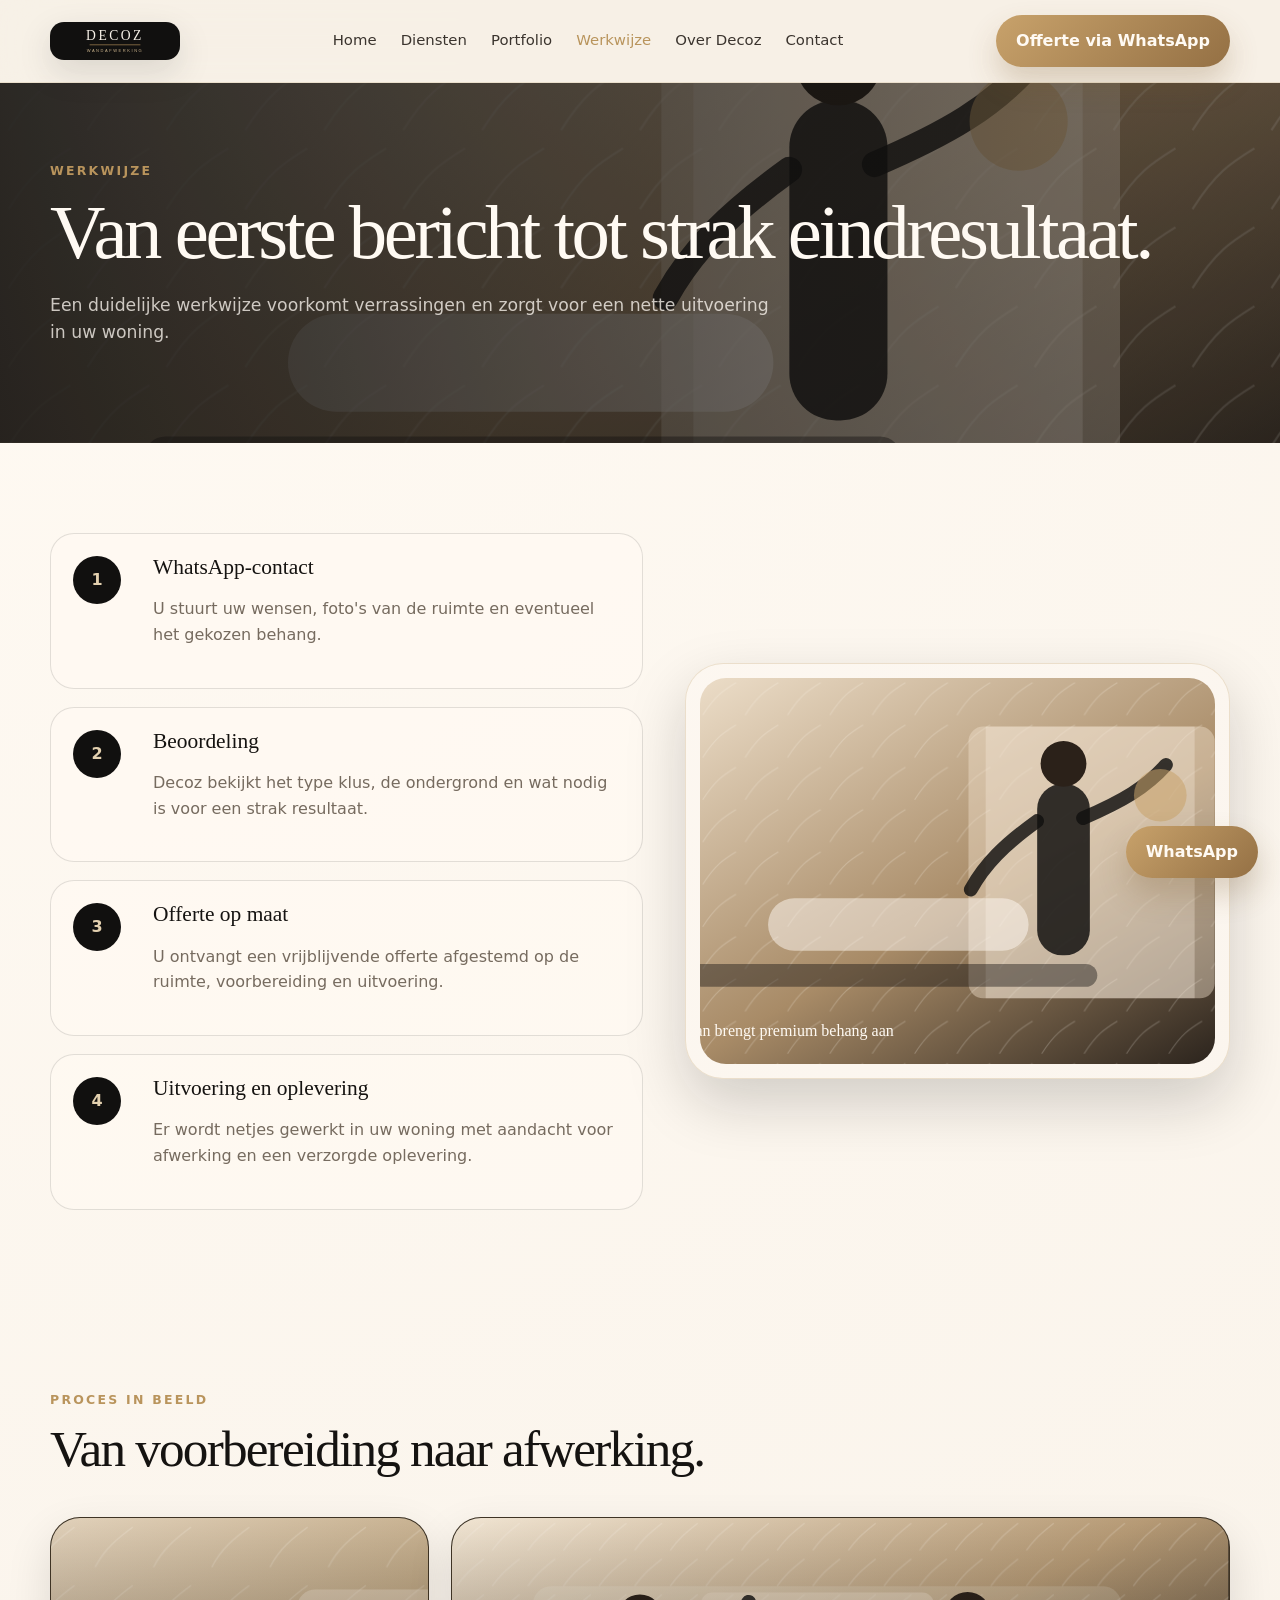
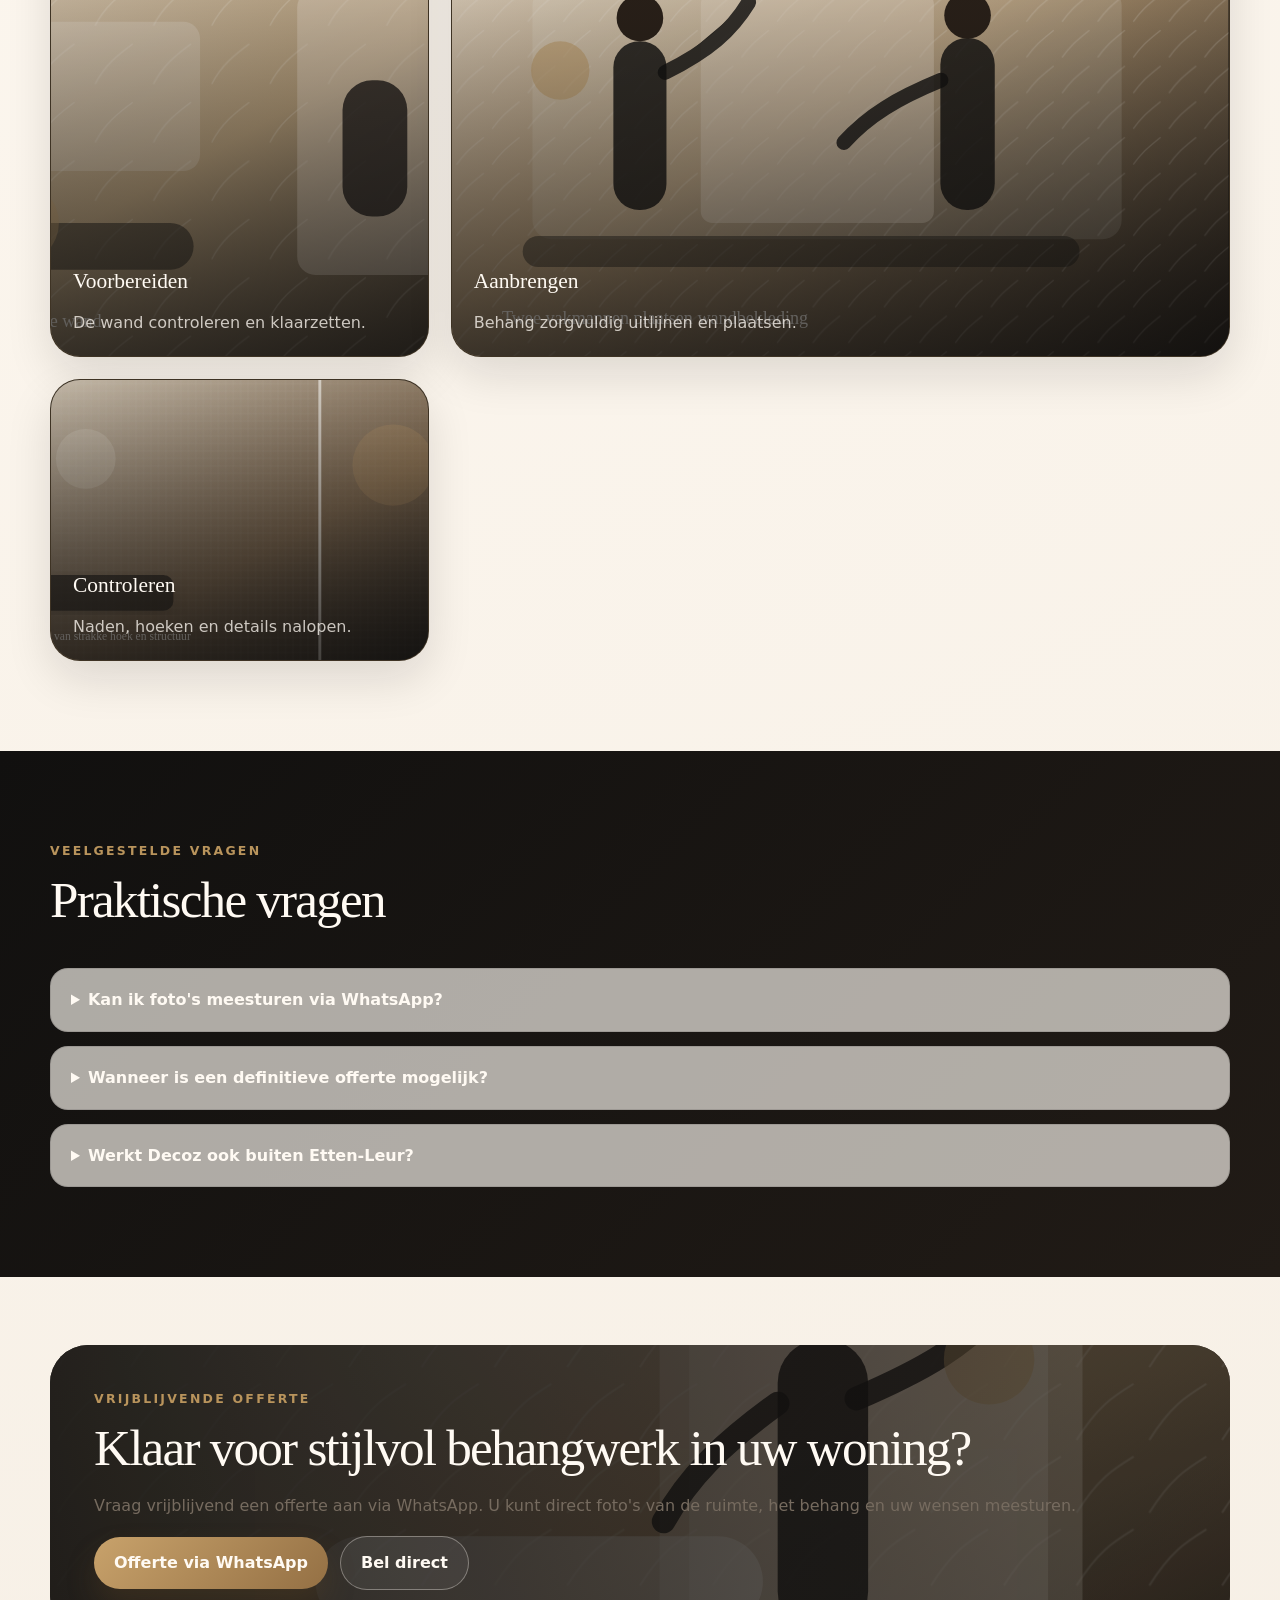
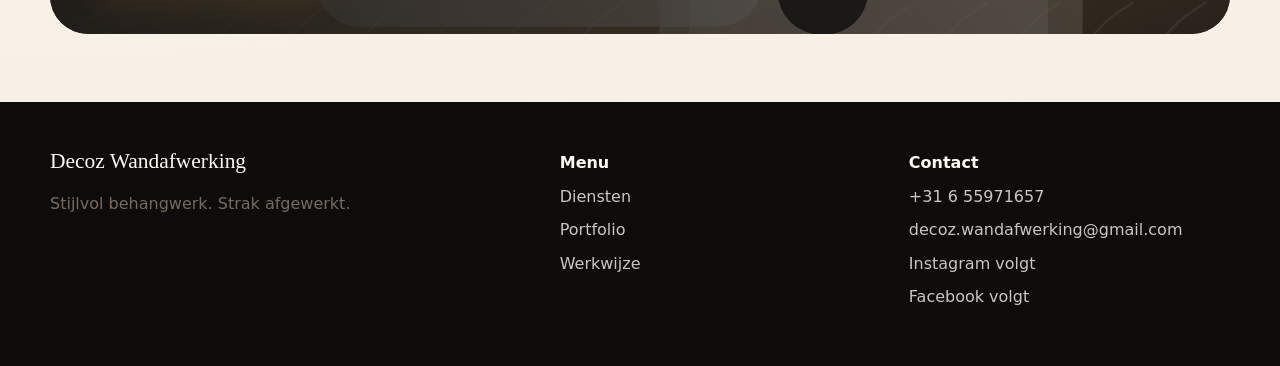
<file: werkwijze.html>
<!doctype html><html lang="nl"><head><meta charset="utf-8"><meta name="viewport" content="width=device-width, initial-scale=1"><title>Werkwijze | Decoz Wandafwerking</title><meta name="description" content="De werkwijze van Decoz Wandafwerking: contact via WhatsApp, ondergrond beoordelen, offerte op maat en nette oplevering."><link rel="icon" href="assets/logo-decoz.svg" type="image/svg+xml"><link rel="stylesheet" href="style.css"><link rel="stylesheet" href="premium.css"></head><body><header class="header"><div class="container nav"><a class="logo" href="index.html"><img src="assets/logo-decoz.svg" alt="Decoz Wandafwerking logo"></a><nav class="nav-links" aria-label="Hoofdmenu"><a href="index.html">Home</a><a href="diensten.html">Diensten</a><a href="portfolio.html">Portfolio</a><a class="active" href="werkwijze.html">Werkwijze</a><a href="over.html">Over Decoz</a><a href="contact.html">Contact</a></nav><div class="nav-actions"><a class="btn btn-primary" href="https://wa.me/31655971657?text=Hallo%20Decoz%20Wandafwerking%2C%20ik%20wil%20graag%20vrijblijvend%20een%20offerte%20aanvragen%20voor%20behangwerk." target="_blank" rel="noopener">Offerte via WhatsApp</a><button class="menu-toggle" data-menu-toggle aria-label="Menu openen">☰</button></div></div></header><main><section class="page-hero visual" style="--hero-img:url('assets/premium-04.svg')"><div class="container"><div class="eyebrow">Werkwijze</div><h1>Van eerste bericht tot strak eindresultaat.</h1><p>Een duidelijke werkwijze voorkomt verrassingen en zorgt voor een nette uitvoering in uw woning.</p></div></section><section class="section"><div class="container grid-2"><div class="steps"><article class="step"><div><h3>WhatsApp-contact</h3><p>U stuurt uw wensen, foto's van de ruimte en eventueel het gekozen behang.</p></div></article><article class="step"><div><h3>Beoordeling</h3><p>Decoz bekijkt het type klus, de ondergrond en wat nodig is voor een strak resultaat.</p></div></article><article class="step"><div><h3>Offerte op maat</h3><p>U ontvangt een vrijblijvende offerte afgestemd op de ruimte, voorbereiding en uitvoering.</p></div></article><article class="step"><div><h3>Uitvoering en oplevering</h3><p>Er wordt netjes gewerkt in uw woning met aandacht voor afwerking en een verzorgde oplevering.</p></div></article></div><div class="feature-image"><img src="assets/premium-04.svg" alt="Vakman brengt premium behang aan"></div></div></section><section class="section"><div class="container"><div class="intro"><div class="eyebrow">Proces in beeld</div><h2>Van voorbereiding naar afwerking.</h2></div><div class="premium-grid"><article class="image-card"><img src="assets/premium-07.svg" alt="Voorbereiding van de wand"><div class="image-card-content"><h3>Voorbereiden</h3><p>De wand controleren en klaarzetten.</p></div></article><article class="image-card wide"><img src="assets/premium-05.svg" alt="Twee vakmannen plaatsen wandbekleding"><div class="image-card-content"><h3>Aanbrengen</h3><p>Behang zorgvuldig uitlijnen en plaatsen.</p></div></article><article class="image-card"><img src="assets/premium-06.svg" alt="Detail van strakke hoek"><div class="image-card-content"><h3>Controleren</h3><p>Naden, hoeken en details nalopen.</p></div></article></div></div></section><section class="section dark-band"><div class="container"><div class="intro"><div class="eyebrow">Veelgestelde vragen</div><h2>Praktische vragen</h2></div><div class="faq"><details><summary>Kan ik foto's meesturen via WhatsApp?</summary><p>Ja. Dat is juist handig voor een eerste inschatting.</p></details><details><summary>Wanneer is een definitieve offerte mogelijk?</summary><p>Na beoordeling van de situatie, de ondergrond en het gekozen behang.</p></details><details><summary>Werkt Decoz ook buiten Etten-Leur?</summary><p>Ja, opdrachten buiten de regio zijn mogelijk in overleg.</p></details></div></div></section><section class="section-tight"><div class="container cta image-cta"><div class="eyebrow">Vrijblijvende offerte</div><h2>Klaar voor stijlvol behangwerk in uw woning?</h2><p>Vraag vrijblijvend een offerte aan via WhatsApp. U kunt direct foto's van de ruimte, het behang en uw wensen meesturen.</p><div class="nav-actions"><a class="btn btn-primary" href="https://wa.me/31655971657?text=Hallo%20Decoz%20Wandafwerking%2C%20ik%20wil%20graag%20vrijblijvend%20een%20offerte%20aanvragen%20voor%20behangwerk.%20Ik%20stuur%20hierbij%20foto%27s%20van%20de%20ruimte%20en%20mijn%20wensen." target="_blank" rel="noopener">Offerte via WhatsApp</a><a class="btn btn-ghost" href="tel:+31655971657">Bel direct</a></div></div></section></main><footer class="footer"><div class="container footer-grid"><div><h3>Decoz Wandafwerking</h3><p>Stijlvol behangwerk. Strak afgewerkt.</p></div><div><strong>Menu</strong><a href="diensten.html">Diensten</a><a href="portfolio.html">Portfolio</a><a href="werkwijze.html">Werkwijze</a></div><div><strong>Contact</strong><a href="tel:+31655971657">+31 6 55971657</a><a href="mailto:decoz.wandafwerking@gmail.com">decoz.wandafwerking@gmail.com</a><a href="#">Instagram volgt</a><a href="#">Facebook volgt</a></div></div></footer><a class="btn btn-primary floating-whatsapp" href="https://wa.me/31655971657?text=Hallo%20Decoz%20Wandafwerking%2C%20ik%20wil%20graag%20vrijblijvend%20een%20offerte%20aanvragen%20voor%20behangwerk." target="_blank" rel="noopener">WhatsApp</a><script src="script.js"></script><script src="premium.js"></script></body></html>
</file>
<file: style.css>
:root{--bg:#f6efe5;--paper:#fffaf3;--ink:#151311;--muted:#766b5f;--dark:#11100f;--gold:#b9945c;--line:rgba(21,19,17,.12);--radius:28px;--max:1180px}*{box-sizing:border-box}body{margin:0;font-family:Inter,system-ui,-apple-system,Segoe UI,sans-serif;color:var(--ink);background:radial-gradient(circle at top left,#fffaf3,var(--bg));line-height:1.6}body.menu-open{overflow:hidden}a{text-decoration:none;color:inherit}img{max-width:100%;display:block}.container{width:min(var(--max),calc(100% - 40px));margin:auto}.header{position:sticky;top:0;z-index:20;background:rgba(246,239,229,.86);backdrop-filter:blur(16px);border-bottom:1px solid rgba(185,148,92,.18)}.nav{height:82px;display:flex;align-items:center;justify-content:space-between;gap:22px}.logo img{width:130px;border-radius:14px;box-shadow:0 12px 34px rgba(17,16,15,.13)}.nav-links{display:flex;gap:24px;font-size:.93rem;color:#3b342e}.nav-links a.active,.nav-links a:hover{color:var(--gold)}.nav-actions{display:flex;gap:12px;align-items:center}.btn{display:inline-flex;align-items:center;justify-content:center;min-height:48px;padding:13px 20px;border-radius:999px;font-weight:750;border:0;cursor:pointer}.btn-primary{background:linear-gradient(135deg,#c8a26b,#947044);color:#fffaf3;box-shadow:0 16px 30px rgba(117,82,36,.24)}.btn-ghost{border:1px solid rgba(255,250,243,.35);color:#fffaf3;background:rgba(255,255,255,.06)}.btn-outline{border:1px solid var(--line);background:rgba(255,255,255,.35)}.menu-toggle{display:none;background:transparent;border:0;font-size:1.7rem}.hero{padding:76px 0;background:linear-gradient(135deg,#11100f,#292118);color:#fffaf3;overflow:hidden}.hero-grid,.grid-2{display:grid;grid-template-columns:1fr .92fr;gap:42px;align-items:center}.hero p,.page-hero p{color:rgba(255,250,243,.76);font-size:1.08rem;max-width:720px}.eyebrow{color:var(--gold);font-size:.78rem;letter-spacing:.18em;text-transform:uppercase;font-weight:800;margin-bottom:12px}h1,h2,h3{font-family:Georgia,Times New Roman,serif;line-height:1.05;margin:0 0 18px;font-weight:500}h1{font-size:clamp(2.6rem,6vw,5.4rem);letter-spacing:-.045em}h2{font-size:clamp(2rem,4vw,3.45rem);letter-spacing:-.035em}h3{font-size:1.34rem}p{margin:0 0 18px;color:var(--muted)}.hero-card,.feature-image{border-radius:38px;overflow:hidden;border:1px solid rgba(185,148,92,.25);box-shadow:0 24px 60px rgba(17,16,15,.18);background:rgba(255,255,255,.08);padding:14px}.hero-card img,.feature-image img,.project img{width:100%;aspect-ratio:4/3;object-fit:cover;border-radius:26px}.trust-row{display:flex;flex-wrap:wrap;gap:12px;margin:26px 0 32px}.pill{display:inline-flex;padding:9px 13px;border-radius:999px;border:1px solid rgba(255,250,243,.18);color:rgba(255,250,243,.84);font-size:.88rem}.pill.dark{color:#4d443c;border-color:var(--line);background:rgba(255,255,255,.48)}.section{padding:90px 0}.section-tight{padding:68px 0}.intro{max-width:780px;margin-bottom:42px}.grid-3{display:grid;grid-template-columns:repeat(3,1fr);gap:22px}.card{background:rgba(255,250,243,.76);border:1px solid var(--line);border-radius:var(--radius);padding:28px;box-shadow:0 16px 44px rgba(17,16,15,.06)}.card.gold{border-color:rgba(185,148,92,.42);background:linear-gradient(180deg,#fffaf3,#f0e3cf)}.dark-band{background:linear-gradient(135deg,#11100f,#211b16);color:#fffaf3}.dark-band p{color:rgba(255,250,243,.74)}.project-grid{display:grid;grid-template-columns:repeat(2,1fr);gap:24px}.project{padding:0;overflow:hidden}.project-body{padding:24px}.notice{border-left:3px solid var(--gold);padding:18px 22px;border-radius:18px;background:rgba(185,148,92,.12);color:#4d4031}.steps{display:grid;gap:18px}.step{display:grid;grid-template-columns:62px 1fr;gap:18px;padding:22px;border:1px solid var(--line);border-radius:24px;background:rgba(255,250,243,.7);counter-increment:step}.steps{counter-reset:step}.step:before{content:counter(step);width:48px;height:48px;border-radius:50%;display:grid;place-items:center;background:var(--dark);color:#e3d0af;font-weight:800}.faq{display:grid;gap:14px}details{border:1px solid var(--line);border-radius:18px;background:rgba(255,250,243,.66);padding:18px 20px}summary{cursor:pointer;font-weight:800}.cta{border-radius:38px;padding:44px;background:linear-gradient(135deg,#151311,#2a231d);color:#fffaf3}.footer{background:#0d0c0b;color:rgba(255,250,243,.72);padding:48px 0}.footer-grid{display:grid;grid-template-columns:1.2fr .8fr .8fr;gap:28px}.footer h3,.footer strong{color:#fffaf3}.footer a{display:block;color:rgba(255,250,243,.78);margin:8px 0}.floating-whatsapp{position:fixed;right:22px;bottom:22px;z-index:30}.page-hero{padding:78px 0;background:linear-gradient(135deg,#151311,#272019);color:#fffaf3}.contact-panel{display:grid;grid-template-columns:1fr 1fr;gap:22px}@media(max-width:920px){.menu-toggle{display:block}.nav-links{position:fixed;inset:82px 0 auto 0;padding:28px;background:rgba(246,239,229,.98);border-bottom:1px solid var(--line);flex-direction:column;align-items:flex-start;transform:translateY(-130%);transition:.24s}.menu-open .nav-links{transform:translateY(0)}.nav-actions>.btn-primary{display:none}.hero-grid,.grid-2,.contact-panel,.grid-3,.project-grid,.footer-grid{grid-template-columns:1fr}}@media(max-width:560px){.container{width:min(100% - 28px,var(--max))}.nav{height:74px}.logo img{width:108px}.hero,.section,.page-hero{padding:56px 0}.cta{padding:30px 22px;border-radius:28px}.floating-whatsapp{right:14px;bottom:14px;padding:12px 14px}}
</file>
<file: premium.css>
.image-card{position:relative;overflow:hidden;border-radius:30px;min-height:280px;border:1px solid rgba(185,148,92,.25);box-shadow:0 18px 46px rgba(17,16,15,.12);background:#151311}.image-card img{width:100%;height:100%;min-height:280px;object-fit:cover;transition:transform .7s ease}.image-card:hover img{transform:scale(1.04)}.image-card:after{content:"";position:absolute;inset:0;background:linear-gradient(180deg,rgba(17,16,15,0),rgba(17,16,15,.72))}.image-card-content{position:absolute;left:22px;right:22px;bottom:20px;z-index:2;color:#fffaf3}.image-card-content p{color:rgba(255,250,243,.76);margin:0}.premium-grid{display:grid;grid-template-columns:repeat(3,1fr);gap:22px}.premium-grid .wide{grid-column:span 2}.hero-carousel{position:relative;min-height:520px;border-radius:38px;overflow:hidden;border:1px solid rgba(185,148,92,.25);box-shadow:0 24px 60px rgba(17,16,15,.22);background:#11100f;padding:14px}.carousel-slide{position:absolute;inset:14px;opacity:0;transform:scale(1.02);transition:opacity .7s ease,transform 1.1s ease}.carousel-slide.active{opacity:1;transform:scale(1)}.carousel-slide img{width:100%;height:100%;object-fit:cover;border-radius:26px}.carousel-dots{position:absolute;left:30px;top:30px;display:flex;gap:8px;z-index:3}.carousel-dot{width:11px;height:11px;border-radius:50%;border:0;background:rgba(255,250,243,.45);cursor:pointer}.carousel-dot.active{background:#fffaf3;box-shadow:0 0 0 4px rgba(255,250,243,.18)}.carousel-overlay{position:absolute;left:30px;right:30px;bottom:28px;z-index:3;display:flex;justify-content:space-between;align-items:end;gap:16px}.carousel-caption{max-width:430px;padding:18px 20px;border-radius:22px;background:linear-gradient(180deg,rgba(17,16,15,.18),rgba(17,16,15,.6));backdrop-filter:blur(10px);color:#fffaf3}.carousel-caption strong{display:block;font-size:1.05rem;margin-bottom:5px}.carousel-caption span{display:block;color:rgba(255,250,243,.82);font-size:.94rem}.carousel-controls{display:flex;gap:10px}.carousel-btn{width:46px;height:46px;border-radius:50%;border:1px solid rgba(255,250,243,.3);background:rgba(17,16,15,.42);color:#fffaf3;font-size:1.2rem;cursor:pointer}.service-card{padding:0;overflow:hidden}.service-card img{width:100%;aspect-ratio:16/10;object-fit:cover;border-radius:28px 28px 0 0}.service-card .service-body{padding:24px}.page-hero.visual{position:relative;overflow:hidden;background:#11100f}.page-hero.visual:before{content:"";position:absolute;inset:0;background:linear-gradient(90deg,rgba(17,16,15,.86),rgba(17,16,15,.38)),var(--hero-img);background-size:cover;background-position:center;opacity:.9}.page-hero.visual .container{position:relative;z-index:1}.cta.image-cta{position:relative;overflow:hidden}.cta.image-cta:before{content:"";position:absolute;inset:0;background:linear-gradient(90deg,rgba(17,16,15,.9),rgba(17,16,15,.55)),url('assets/premium-04.svg');background-size:cover;background-position:center;opacity:.9}.cta.image-cta>*{position:relative;z-index:1}.micro-note{font-size:.9rem;color:rgba(255,250,243,.7);margin-top:12px}.portfolio-note{border-left:3px solid var(--gold);padding:18px 22px;border-radius:18px;background:rgba(185,148,92,.12);color:#4d4031}.portfolio-note strong{display:block;margin-bottom:4px;color:#221b15}@media(max-width:920px){.premium-grid{grid-template-columns:1fr 1fr}.premium-grid .wide{grid-column:span 1}.hero-carousel{min-height:430px}.carousel-overlay{left:20px;right:20px;bottom:20px;flex-direction:column;align-items:flex-start}.carousel-caption{max-width:none}}@media(max-width:620px){body{line-height:1.5}.container{width:min(100% - 28px,var(--max))}.hero{padding:38px 0 42px}.page-hero{padding:44px 0}.section{padding:48px 0}.section-tight{padding:42px 0}h1{font-size:clamp(2rem,10vw,2.65rem);line-height:1.02;letter-spacing:-.035em;margin-bottom:14px}h2{font-size:clamp(1.55rem,7.2vw,2.05rem);line-height:1.08;margin-bottom:12px}h3{font-size:1.12rem;margin-bottom:8px}p{font-size:.96rem;margin-bottom:14px}.hero p,.page-hero p{font-size:.98rem}.eyebrow{font-size:.68rem;letter-spacing:.14em;margin-bottom:10px}.trust-row{gap:8px;margin:18px 0 22px}.pill{font-size:.78rem;padding:7px 10px}.btn{min-height:42px;padding:10px 15px;font-size:.9rem}.nav-actions{gap:9px}.hero-grid,.grid-2{gap:28px}.intro{margin-bottom:26px}.card{padding:20px;border-radius:22px}.service-card .service-body{padding:18px}.service-card img{border-radius:22px 22px 0 0}.premium-grid{grid-template-columns:1fr;gap:16px}.image-card{min-height:230px;border-radius:22px}.image-card img{min-height:230px}.image-card-content{left:16px;right:16px;bottom:14px}.image-card-content p{font-size:.84rem}.hero-carousel{min-height:300px;border-radius:24px;padding:9px}.carousel-slide{inset:9px}.carousel-slide img{border-radius:17px}.carousel-dots{top:18px;left:18px}.carousel-dot{width:9px;height:9px}.carousel-overlay{left:12px;right:12px;bottom:12px}.carousel-caption{padding:12px 14px;border-radius:16px}.carousel-caption strong{font-size:.92rem}.carousel-caption span{display:none}.carousel-btn{width:38px;height:38px}.feature-image{border-radius:24px;padding:9px}.feature-image img,.project img{border-radius:17px}.cta{padding:26px 18px;border-radius:24px}.footer{padding:34px 0}.floating-whatsapp{font-size:.86rem;right:12px;bottom:12px}.page-hero.visual:before{background:linear-gradient(90deg,rgba(17,16,15,.9),rgba(17,16,15,.56)),var(--hero-img);background-size:cover;background-position:center}.portfolio-note{padding:14px 16px;font-size:.92rem}}
</file>
